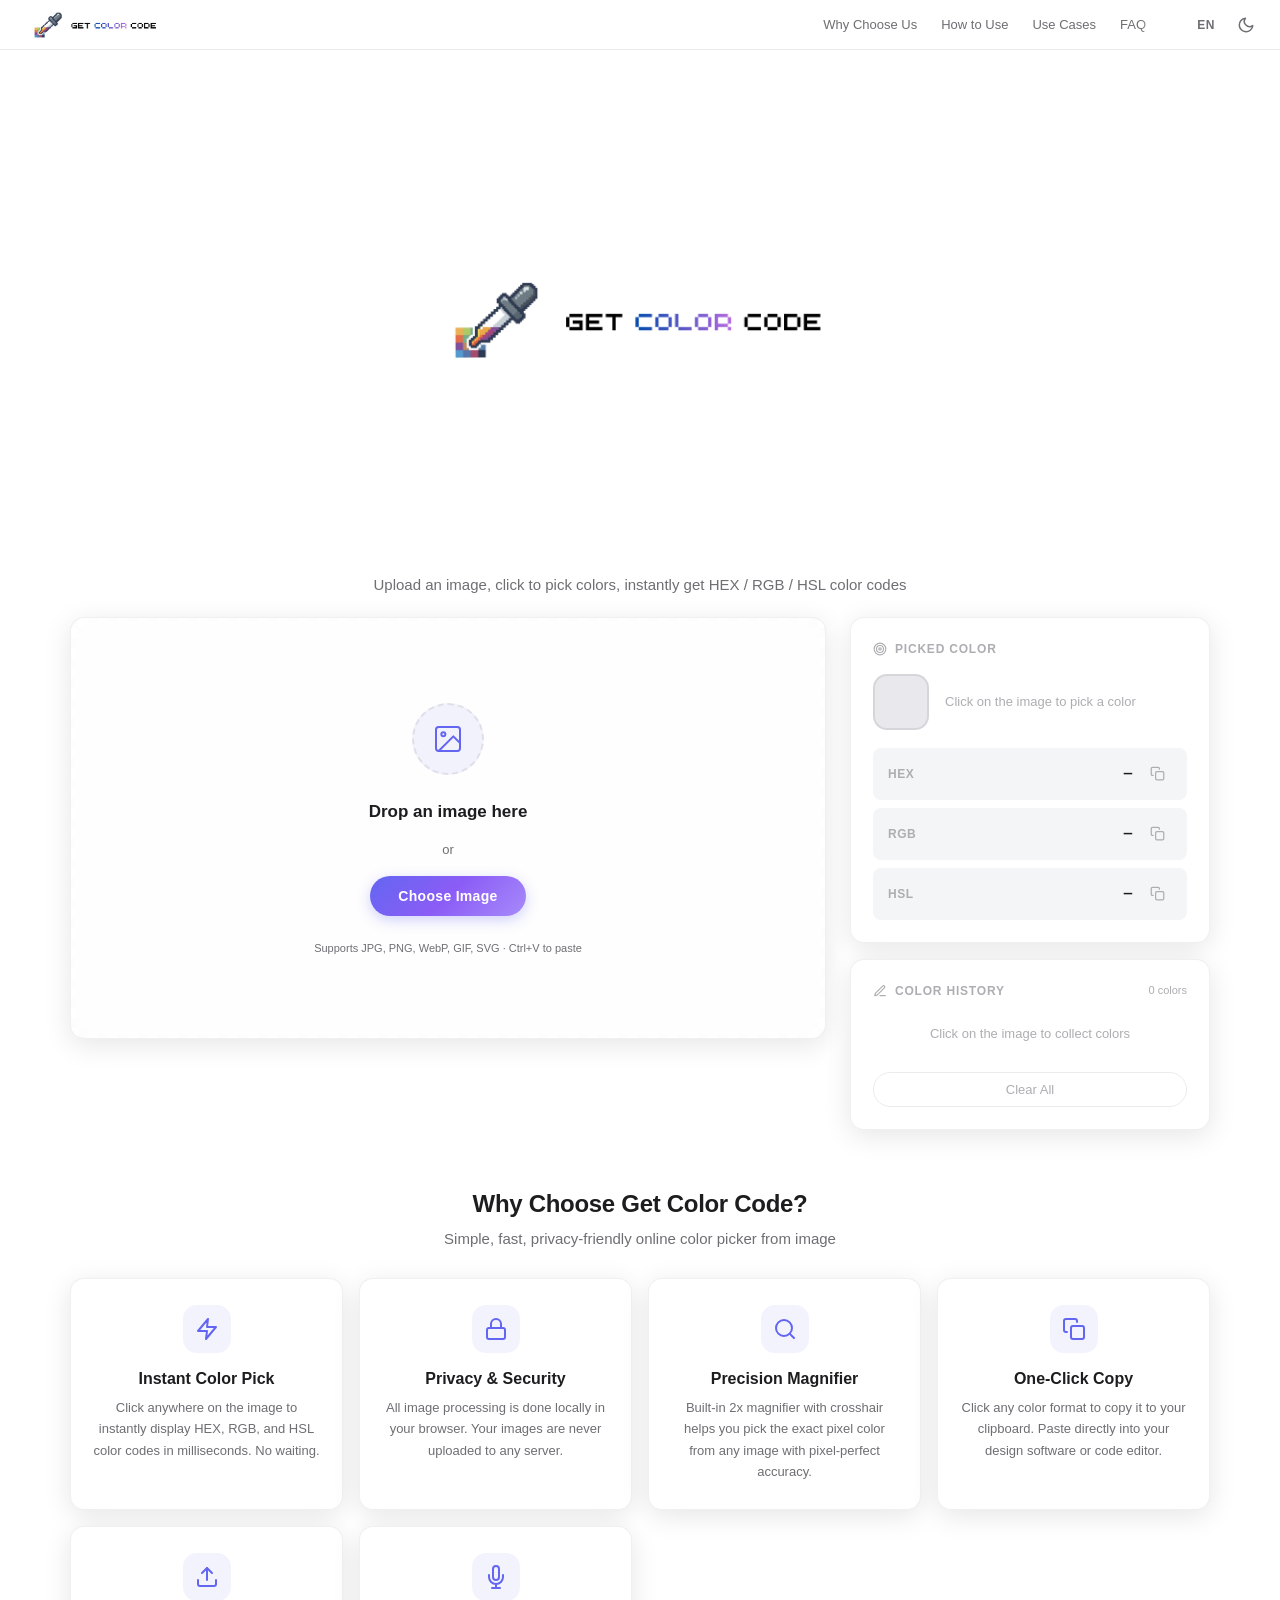
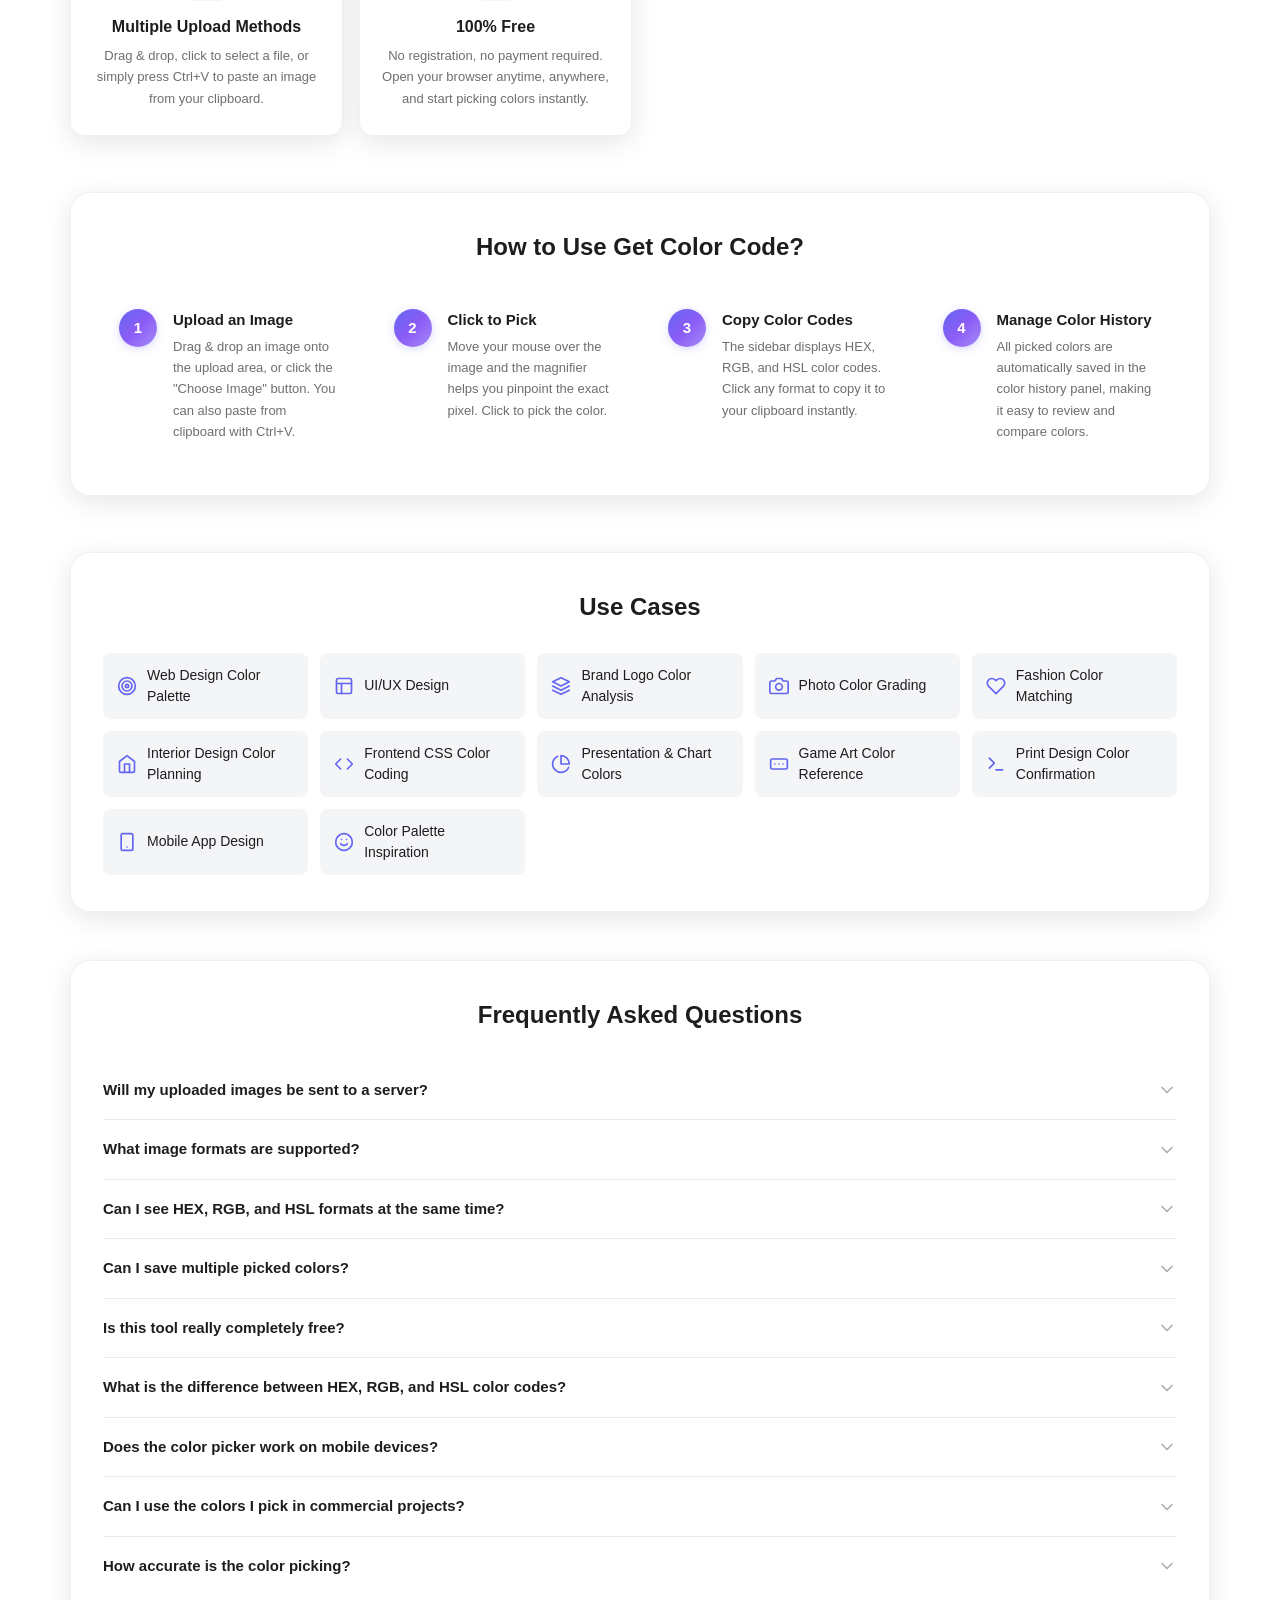
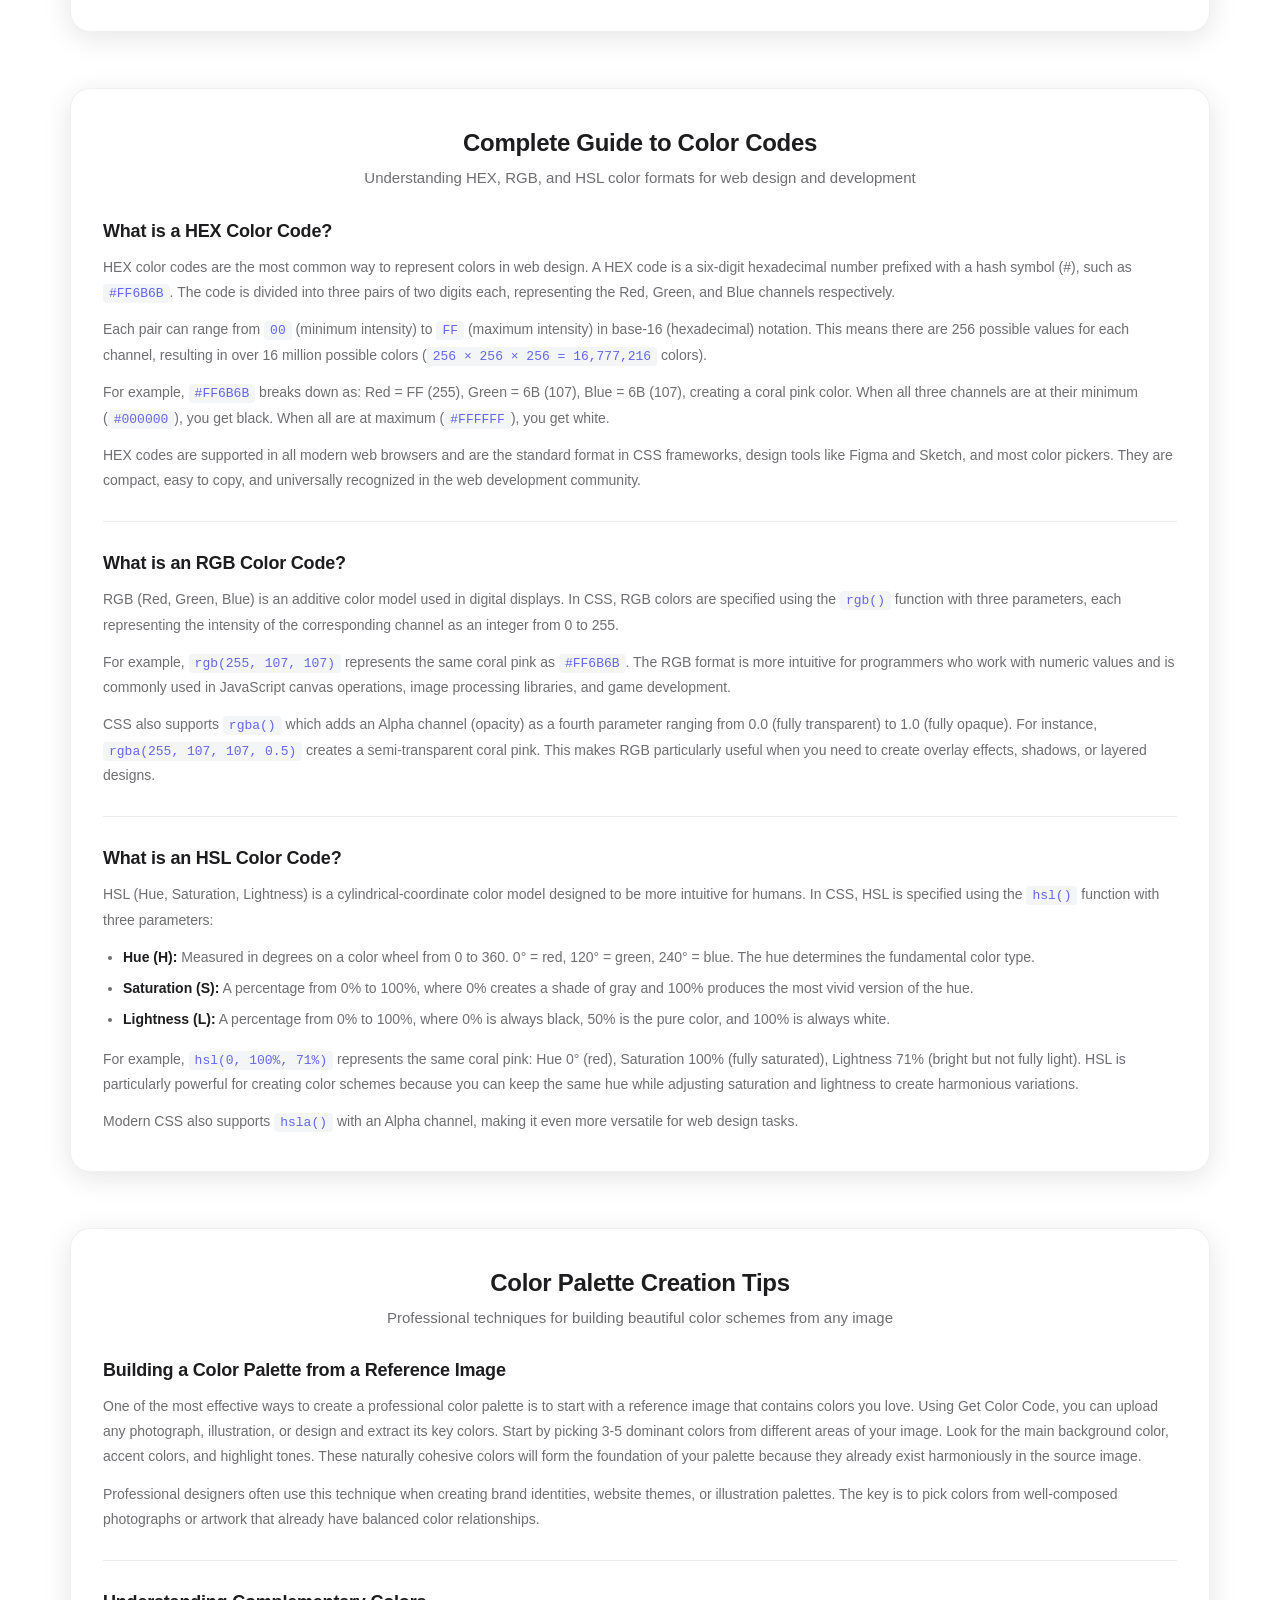
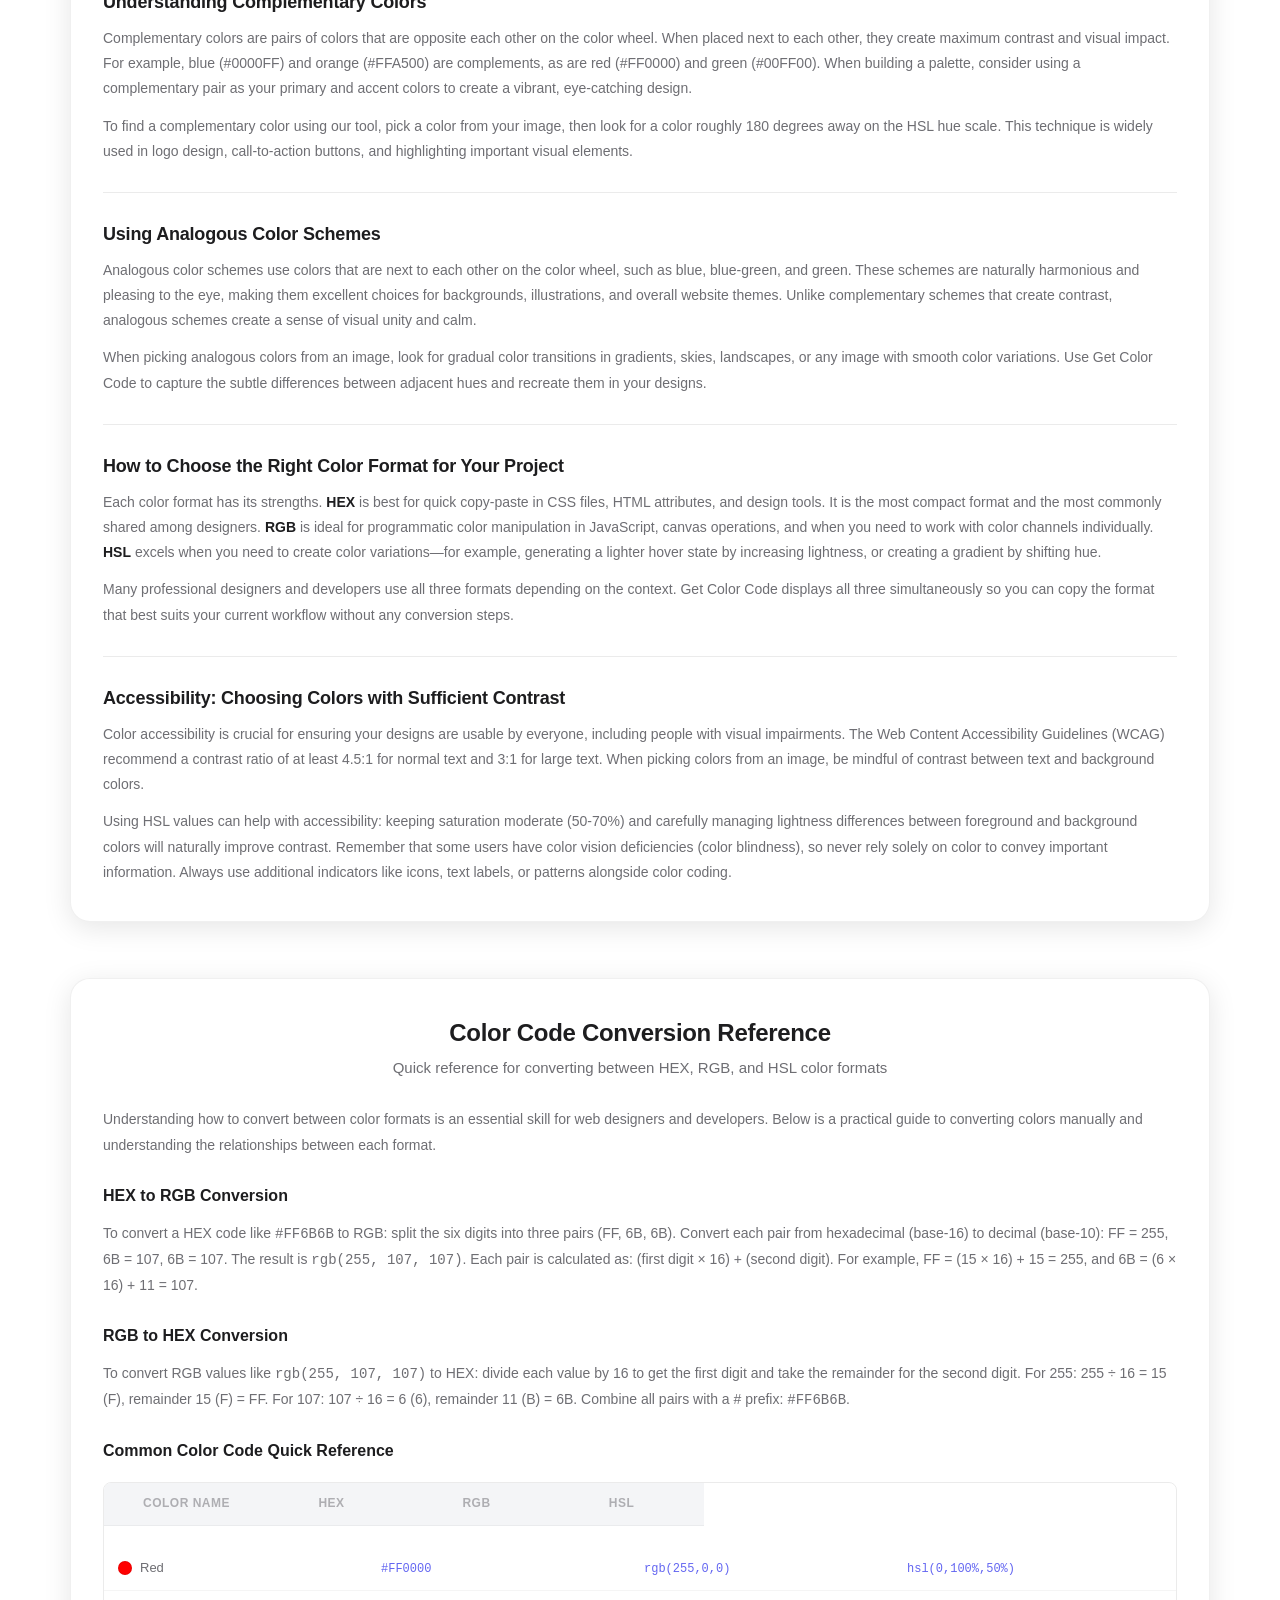
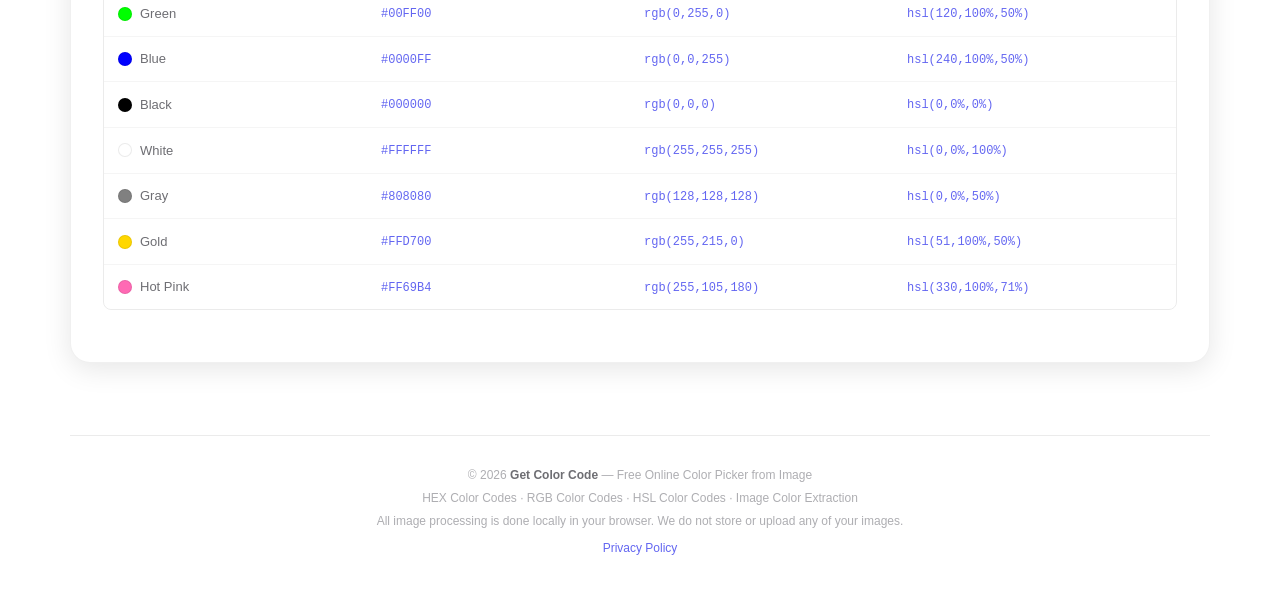
<file: index.html>
<!DOCTYPE html>
<html lang="en">
<head>
  <meta charset="UTF-8">
  <meta name="viewport" content="width=device-width, initial-scale=1.0">

  <!-- ─── SEO Meta ─────────────────────────────── -->
  <title>Get Color Code - Free Online Color Picker from Image | HEX RGB HSL</title>
  <meta name="description" content="Get Color Code is a free online color picker tool. Upload an image, click to pick colors, instantly get HEX, RGB, HSL color codes. Supports drag & drop, clipboard paste, 2x magnifier for precise picking, and color history. 100% browser-side processing, your privacy is protected.">
  <meta name="keywords" content="color picker, color code, HEX color, RGB color, HSL color, image color picker, online color picker, color extractor, free color picker, Get Color Code, web design colors, color palette generator">
  <meta name="author" content="Get Color Code">
  <meta name="robots" content="index, follow, max-snippet:-1, max-image-preview:large">
  <meta name="theme-color" content="#6366f1" media="(prefers-color-scheme: light)">
  <meta name="theme-color" content="#121214" media="(prefers-color-scheme: dark)">
  <link rel="canonical" href="https://get-color-code.com/">
  <link rel="alternate" href="https://get-color-code.com/zh-TW/index.html" hreflang="zh-TW">
  <link rel="alternate" href="https://get-color-code.com/" hreflang="en">
  <link rel="alternate" href="https://get-color-code.com/" hreflang="x-default">
  <link rel="sitemap" type="application/xml" title="Sitemap" href="/sitemap.xml">

  <!-- ─── Open Graph ───────────────────────────── -->
  <meta property="og:title" content="Get Color Code - Free Online Color Picker from Image | HEX RGB HSL">
  <meta property="og:description" content="Free online tool to get color code from image. Upload, click to pick, instantly get HEX, RGB, HSL color codes. Supports drag & drop, clipboard paste, 2x magnifier. 100% browser-side processing.">
  <meta property="og:type" content="website">
  <meta property="og:url" content="https://get-color-code.com/">
  <meta property="og:locale" content="en_US">
  <meta property="og:site_name" content="Get Color Code">
  <meta property="og:image" content="https://get-color-code.com/img/getcolorcode.png">
  <meta property="og:image:width" content="1200">
  <meta property="og:image:height" content="630">
  <meta property="og:image:alt" content="Get Color Code - Free Online Color Picker">

  <!-- ─── Twitter Card ─────────────────────────── -->
  <meta name="twitter:card" content="summary_large_image">
  <meta name="twitter:title" content="Get Color Code - Free Online Color Picker from Image | HEX RGB HSL">
  <meta name="twitter:description" content="Free online color picker from image. Upload, click to pick, instantly get HEX, RGB, HSL color codes. 100% browser-side processing, privacy safe.">
  <meta name="twitter:image" content="https://get-color-code.com/img/getcolorcode.png">
  <meta name="twitter:image:alt" content="Get Color Code - Free Online Color Picker">

  <!-- ─── Structured Data (JSON-LD) ────────────── -->
  <script type="application/ld+json">{"@context":"https://schema.org","@type":"WebApplication","name":"Get Color Code","url":"https://get-color-code.com/","description":"Free online color picker from image. Upload an image, click to pick colors, instantly get HEX, RGB, HSL color codes.","applicationCategory":"MultimediaApplication","operatingSystem":"Any","offers":{"@type":"Offer","price":"0","priceCurrency":"USD"},"author":{"@type":"Organization","name":"Get Color Code"},"browserRequirements":"Requires JavaScript","inLanguage":"en"}</script>
  <script type="application/ld+json">{"@context":"https://schema.org","@type":"WebSite","name":"Get Color Code - get color code from image","url":"https://get-color-code.com/"}</script>
  <script type="application/ld+json">{"@context":"https://schema.org","@type":"FAQPage","mainEntity":[{"@type":"Question","name":"Will my uploaded images be sent to a server?","acceptedAnswer":{"@type":"Answer","text":"No. All image processing in Get Color Code is done locally in your browser. Your images are never uploaded to any server, ensuring complete privacy and security."}},{"@type":"Question","name":"What image formats are supported?","acceptedAnswer":{"@type":"Answer","text":"JPG, PNG, WebP, GIF, and SVG are supported. You can also paste images directly from your clipboard using Ctrl+V or Cmd+V."}},{"@type":"Question","name":"Can I see HEX, RGB, and HSL formats at the same time?","acceptedAnswer":{"@type":"Answer","text":"Yes. After clicking on an image, the sidebar displays HEX (e.g. #FF6B6B), RGB (e.g. rgb(255, 107, 107)), and HSL (e.g. hsl(0, 100%, 71%)) formats simultaneously. Click any format to copy it to your clipboard."}},{"@type":"Question","name":"Can I save multiple picked colors?","acceptedAnswer":{"@type":"Answer","text":"Yes. Each time you click on the image, the color is automatically saved to the color history panel on the right. You can click on any historical color to revisit it, or clear all records with one click."}},{"@type":"Question","name":"Is this tool really completely free?","acceptedAnswer":{"@type":"Answer","text":"Yes, Get Color Code is completely free to use. No registration required, no hidden fees. We aim to provide a simple and useful tool for designers, developers, and anyone who needs to pick colors from images."}}]}</script>
  <script type="application/ld+json">{"@context":"https://schema.org","@type":"BreadcrumbList","itemListElement":[{"@type":"ListItem","position":1,"name":"Home","item":"https://get-color-code.com/"},{"@type":"ListItem","position":2,"name":"Online Color Picker","item":"https://get-color-code.com/#features-title"},{"@type":"ListItem","position":3,"name":"How to Use","item":"https://get-color-code.com/#howto-title"}]}</script>

  <!-- ─── Stylesheet ───────────────────────────── -->
  <link rel="stylesheet" href="style.css">

  <!-- ─── Favicon ────────────────────────────── -->
  <link rel="icon" href="img/getcolorcodehead.png">
  <link rel="apple-touch-icon" href="img/getcolorcodehead.png">

  <!-- ─── Google AdSense ────────────────────────── -->
  <script async src="https://pagead2.googlesyndication.com/pagead/js/adsbygoogle.js?client=ca-pub-2766706232814064" crossorigin="anonymous"></script>
</head>
<body>

  <!-- ============================================
       TOPBAR (fixed)
       ============================================ -->
  <div class="topbar">
    <div class="topbar-left">
      <a href="/" class="topbar-logo" aria-label="Get Color Code Home">
        <img src="img/getcolorcode.png" alt="Get Color Code" class="topbar-logo-img">
      </a>
    </div>
    <div class="topbar-tags">
      <a href="#features-title">Why Choose Us</a>
      <a href="#howto-title">How to Use</a>
      <a href="#usecase-title">Use Cases</a>
      <a href="#faq-title">FAQ</a>
    </div>
    <div class="topbar-right">
      <button class="lang-toggle" onclick="window.location.href='zh-TW/index.html'" aria-label="Switch to Chinese">
        <span class="lang-icon">EN</span>
      </button>
      <button class="theme-toggle" id="themeToggle" type="button" aria-label="Toggle dark mode">
        <svg id="sunIcon" xmlns="http://www.w3.org/2000/svg" viewBox="0 0 24 24" fill="none" stroke="currentColor" stroke-width="2" stroke-linecap="round" stroke-linejoin="round"><circle cx="12" cy="12" r="5"/><line x1="12" y1="1" x2="12" y2="3"/><line x1="12" y1="21" x2="12" y2="23"/><line x1="4.22" y1="4.22" x2="5.64" y2="5.64"/><line x1="18.36" y1="18.36" x2="19.78" y2="19.78"/><line x1="1" y1="12" x2="3" y2="12"/><line x1="21" y1="12" x2="23" y2="12"/><line x1="4.22" y1="19.78" x2="5.64" y2="18.36"/><line x1="18.36" y1="5.64" x2="19.78" y2="4.22"/></svg>
        <svg id="moonIcon" xmlns="http://www.w3.org/2000/svg" viewBox="0 0 24 24" fill="none" stroke="currentColor" stroke-width="2" stroke-linecap="round" stroke-linejoin="round" style="display:none"><path d="M21 12.79A9 9 0 1 1 11.21 3 7 7 0 0 0 21 12.79z"/></svg>
      </button>
    </div>
  </div>

  <!-- ============================================
       HEADER
       ============================================ -->
  <header class="header">
    <div class="logo">
      <h1><img src="img/getcolorcode.png" alt="Get Color Code - Free Online Color Picker" class="header-logo-img"></h1>
    </div>
    <p class="subtitle">Upload an image, click to pick colors, instantly get HEX / RGB / HSL color codes</p>
  </header>

  <!-- ============================================
       MAIN TOOL
       ============================================ -->
  <main class="main-container">
    <!-- Image Section -->
    <section class="image-section" aria-label="Image color picker area">
      <div class="image-card">
        <div class="image-wrapper" id="imageWrapper">
          <!-- Upload Overlay -->
          <div class="upload-overlay" id="uploadOverlay">
            <div class="upload-icon-wrapper" aria-hidden="true">
              <svg xmlns="http://www.w3.org/2000/svg" viewBox="0 0 24 24" fill="none" stroke="currentColor" stroke-width="1.5" stroke-linecap="round" stroke-linejoin="round"><rect x="3" y="3" width="18" height="18" rx="2" ry="2"/><circle cx="8.5" cy="8.5" r="1.5"/><polyline points="21 15 16 10 5 21"/></svg>
            </div>
            <span class="upload-text">Drop an image here</span>
            <span class="upload-hint">or</span>
            <button class="upload-btn" id="uploadBtn" type="button">Choose Image</button>
            <span class="upload-hint" style="font-size: 11px;">Supports JPG, PNG, WebP, GIF, SVG · Ctrl+V to paste</span>
          </div>
          <input type="file" id="fileInput" accept="image/*">

          <!-- Image -->
          <img id="mainImage" style="display: none;" alt="Uploaded image, click to pick a color">

          <!-- Magnifier -->
          <div class="magnifier" id="magnifier" aria-hidden="true">
            <div class="magnifier-content" id="magnifierContent"></div>
            <div class="magnifier-crosshair-h"></div>
            <div class="magnifier-crosshair-v"></div>
            <div class="magnifier-zoom-label" id="magnifierZoomLabel">2.0x</div>
            <div class="magnifier-info" id="magnifierInfo">
              <span class="magnifier-hex" id="magnifierHex">#------</span>
            </div>
          </div>

          <!-- Zoom level -->
          
        </div>
      </div>
    </section>

    <!-- Sidebar -->
    <aside class="sidebar" aria-label="Color info panel">
      <!-- Picked Color -->
      <div class="card" id="colorCard">
        <h2 class="card-title">
          <svg xmlns="http://www.w3.org/2000/svg" viewBox="0 0 24 24" fill="none" stroke="currentColor" stroke-width="2" stroke-linecap="round" stroke-linejoin="round"><circle cx="12" cy="12" r="10"/><circle cx="12" cy="12" r="6"/><circle cx="12" cy="12" r="2"/></svg>
          Picked Color
        </h2>
        <div class="color-preview" id="colorPreview">
          <div class="color-swatch" id="colorSwatch" role="img" aria-label="Picked color preview"></div>
          <span class="placeholder" id="colorPlaceholder">Click on the image to pick a color</span>
        </div>
        <div class="color-codes">
          <div class="code-row" data-copy="hex" title="Click to copy HEX" tabindex="0" role="button" aria-label="Copy HEX color code">
            <span class="code-label">HEX</span>
            <span class="code-value" id="hexValue">—</span>
            <button class="copy-btn" data-copy="hex" aria-label="Copy HEX color code">
              <svg xmlns="http://www.w3.org/2000/svg" viewBox="0 0 24 24" fill="none" stroke="currentColor" stroke-width="2" stroke-linecap="round" stroke-linejoin="round"><rect x="9" y="9" width="13" height="13" rx="2" ry="2"/><path d="M5 15H4a2 2 0 0 1-2-2V4a2 2 0 0 1 2-2h9a2 2 0 0 1 2 2v1"/></svg>
            </button>
          </div>
          <div class="code-row" data-copy="rgb" title="Click to copy RGB" tabindex="0" role="button" aria-label="Copy RGB color code">
            <span class="code-label">RGB</span>
            <span class="code-value" id="rgbValue">—</span>
            <button class="copy-btn" data-copy="rgb" aria-label="Copy RGB color code">
              <svg xmlns="http://www.w3.org/2000/svg" viewBox="0 0 24 24" fill="none" stroke="currentColor" stroke-width="2" stroke-linecap="round" stroke-linejoin="round"><rect x="9" y="9" width="13" height="13" rx="2" ry="2"/><path d="M5 15H4a2 2 0 0 1-2-2V4a2 2 0 0 1 2-2h9a2 2 0 0 1 2 2v1"/></svg>
            </button>
          </div>
          <div class="code-row" data-copy="hsl" title="Click to copy HSL" tabindex="0" role="button" aria-label="Copy HSL color code">
            <span class="code-label">HSL</span>
            <span class="code-value" id="hslValue">—</span>
            <button class="copy-btn" data-copy="hsl" aria-label="Copy HSL color code">
              <svg xmlns="http://www.w3.org/2000/svg" viewBox="0 0 24 24" fill="none" stroke="currentColor" stroke-width="2" stroke-linecap="round" stroke-linejoin="round"><rect x="9" y="9" width="13" height="13" rx="2" ry="2"/><path d="M5 15H4a2 2 0 0 1-2-2V4a2 2 0 0 1 2-2h9a2 2 0 0 1 2 2v1"/></svg>
            </button>
          </div>
        </div>
      </div>

      <!-- Color Palette / History -->
      <div class="card">
        <div class="palette-header">
          <h2 class="card-title" style="margin-bottom:0">
            <svg xmlns="http://www.w3.org/2000/svg" viewBox="0 0 24 24" fill="none" stroke="currentColor" stroke-width="2" stroke-linecap="round" stroke-linejoin="round"><path d="M12 20h9"/><path d="M16.5 3.5a2.121 2.121 0 0 1 3 3L7 19l-4 1 1-4L16.5 3.5z"/></svg>
            Color History
          </h2>
          <span class="palette-count" id="paletteCount">0 colors</span>
        </div>
        <div class="palette-grid" id="paletteGrid">
          <span class="palette-empty">Click on the image to collect colors</span>
        </div>
        <button class="clear-btn" id="clearPalette" type="button">Clear All</button>
      </div>
    </aside>
  </main>

  <!-- ============================================
       CONTENT SECTIONS (SEO)
       ============================================ -->
  <div class="content-wrapper">

    <!-- Features -->
    <section aria-labelledby="features-title" itemscope itemtype="https://schema.org/CreativeWork">
      <div class="section-header">
        <h2 class="section-title" id="features-title">Why Choose Get Color Code?</h2>
        <p class="section-desc">Simple, fast, privacy-friendly online color picker from image</p>
      </div>
      <div class="features-grid">
        <article class="feature-card">
          <div class="feature-icon" aria-hidden="true">
            <svg xmlns="http://www.w3.org/2000/svg" viewBox="0 0 24 24" fill="none" stroke="currentColor" stroke-width="2" stroke-linecap="round" stroke-linejoin="round"><polygon points="13 2 3 14 12 14 11 22 21 10 12 10 13 2"/></svg>
          </div>
          <h3>Instant Color Pick</h3>
          <p>Click anywhere on the image to instantly display HEX, RGB, and HSL color codes in milliseconds. No waiting.</p>
        </article>
        <article class="feature-card">
          <div class="feature-icon" aria-hidden="true">
            <svg xmlns="http://www.w3.org/2000/svg" viewBox="0 0 24 24" fill="none" stroke="currentColor" stroke-width="2" stroke-linecap="round" stroke-linejoin="round"><rect x="3" y="11" width="18" height="11" rx="2" ry="2"/><path d="M7 11V7a5 5 0 0 1 10 0v4"/></svg>
          </div>
          <h3>Privacy & Security</h3>
          <p>All image processing is done locally in your browser. Your images are never uploaded to any server.</p>
        </article>
        <article class="feature-card">
          <div class="feature-icon" aria-hidden="true">
            <svg xmlns="http://www.w3.org/2000/svg" viewBox="0 0 24 24" fill="none" stroke="currentColor" stroke-width="2" stroke-linecap="round" stroke-linejoin="round"><circle cx="11" cy="11" r="8"/><line x1="21" y1="21" x2="16.65" y2="16.65"/></svg>
          </div>
          <h3>Precision Magnifier</h3>
          <p>Built-in 2x magnifier with crosshair helps you pick the exact pixel color from any image with pixel-perfect accuracy.</p>
        </article>
        <article class="feature-card">
          <div class="feature-icon" aria-hidden="true">
            <svg xmlns="http://www.w3.org/2000/svg" viewBox="0 0 24 24" fill="none" stroke="currentColor" stroke-width="2" stroke-linecap="round" stroke-linejoin="round"><rect x="9" y="9" width="13" height="13" rx="2" ry="2"/><path d="M5 15H4a2 2 0 0 1-2-2V4a2 2 0 0 1 2-2h9a2 2 0 0 1 2 2v1"/></svg>
          </div>
          <h3>One-Click Copy</h3>
          <p>Click any color format to copy it to your clipboard. Paste directly into your design software or code editor.</p>
        </article>
        <article class="feature-card">
          <div class="feature-icon" aria-hidden="true">
            <svg xmlns="http://www.w3.org/2000/svg" viewBox="0 0 24 24" fill="none" stroke="currentColor" stroke-width="2" stroke-linecap="round" stroke-linejoin="round"><path d="M21 15v4a2 2 0 0 1-2 2H5a2 2 0 0 1-2-2v-4"/><polyline points="17 8 12 3 7 8"/><line x1="12" y1="3" x2="12" y2="15"/></svg>
          </div>
          <h3>Multiple Upload Methods</h3>
          <p>Drag & drop, click to select a file, or simply press Ctrl+V to paste an image from your clipboard.</p>
        </article>
        <article class="feature-card">
          <div class="feature-icon" aria-hidden="true">
            <svg xmlns="http://www.w3.org/2000/svg" viewBox="0 0 24 24" fill="none" stroke="currentColor" stroke-width="2" stroke-linecap="round" stroke-linejoin="round"><path d="M12 1a3 3 0 0 0-3 3v8a3 3 0 0 0 6 0V4a3 3 0 0 0-3-3z"/><path d="M19 10v2a7 7 0 0 1-14 0v-2"/><line x1="12" y1="19" x2="12" y2="23"/><line x1="8" y1="23" x2="16" y2="23"/></svg>
          </div>
          <h3>100% Free</h3>
          <p>No registration, no payment required. Open your browser anytime, anywhere, and start picking colors instantly.</p>
        </article>
      </div>
    </section>

    <!-- How to Use -->
    <section class="howto-card" aria-labelledby="howto-title">
      <div class="section-header">
        <h2 id="howto-title">How to Use Get Color Code?</h2>
      </div>
      <div class="steps">
        <div class="step">
          <span class="step-number" aria-hidden="true">1</span>
          <div class="step-content">
            <h4>Upload an Image</h4>
            <p>Drag & drop an image onto the upload area, or click the "Choose Image" button. You can also paste from clipboard with Ctrl+V.</p>
          </div>
        </div>
        <div class="step">
          <span class="step-number" aria-hidden="true">2</span>
          <div class="step-content">
            <h4>Click to Pick</h4>
            <p>Move your mouse over the image and the magnifier helps you pinpoint the exact pixel. Click to pick the color.</p>
          </div>
        </div>
        <div class="step">
          <span class="step-number" aria-hidden="true">3</span>
          <div class="step-content">
            <h4>Copy Color Codes</h4>
            <p>The sidebar displays HEX, RGB, and HSL color codes. Click any format to copy it to your clipboard instantly.</p>
          </div>
        </div>
        <div class="step">
          <span class="step-number" aria-hidden="true">4</span>
          <div class="step-content">
            <h4>Manage Color History</h4>
            <p>All picked colors are automatically saved in the color history panel, making it easy to review and compare colors.</p>
          </div>
        </div>
      </div>
    </section>

    <!-- Use Cases -->
    <section class="usecase-card" aria-labelledby="usecase-title">
      <div class="section-header">
        <h2 id="usecase-title">Use Cases</h2>
      </div>
      <div class="usecase-grid">
        <div class="usecase-item"><svg xmlns="http://www.w3.org/2000/svg" viewBox="0 0 24 24" fill="none" stroke="currentColor" stroke-width="2" stroke-linecap="round" stroke-linejoin="round"><circle cx="12" cy="12" r="10"/><circle cx="12" cy="12" r="6"/><circle cx="12" cy="12" r="2"/></svg> Web Design Color Palette</div>
        <div class="usecase-item"><svg xmlns="http://www.w3.org/2000/svg" viewBox="0 0 24 24" fill="none" stroke="currentColor" stroke-width="2" stroke-linecap="round" stroke-linejoin="round"><rect x="3" y="3" width="18" height="18" rx="2" ry="2"/><line x1="3" y1="9" x2="21" y2="9"/><line x1="9" y1="21" x2="9" y2="9"/></svg> UI/UX Design</div>
        <div class="usecase-item"><svg xmlns="http://www.w3.org/2000/svg" viewBox="0 0 24 24" fill="none" stroke="currentColor" stroke-width="2" stroke-linecap="round" stroke-linejoin="round"><path d="M12 2L2 7l10 5 10-5-10-5z"/><path d="M2 17l10 5 10-5"/><path d="M2 12l10 5 10-5"/></svg> Brand Logo Color Analysis</div>
        <div class="usecase-item"><svg xmlns="http://www.w3.org/2000/svg" viewBox="0 0 24 24" fill="none" stroke="currentColor" stroke-width="2" stroke-linecap="round" stroke-linejoin="round"><path d="M23 19a2 2 0 0 1-2 2H3a2 2 0 0 1-2-2V8a2 2 0 0 1 2-2h4l2-3h6l2 3h4a2 2 0 0 1 2 2z"/><circle cx="12" cy="13" r="4"/></svg> Photo Color Grading</div>
        <div class="usecase-item"><svg xmlns="http://www.w3.org/2000/svg" viewBox="0 0 24 24" fill="none" stroke="currentColor" stroke-width="2" stroke-linecap="round" stroke-linejoin="round"><path d="M20.84 4.61a5.5 5.5 0 0 0-7.78 0L12 5.67l-1.06-1.06a5.5 5.5 0 0 0-7.78 7.78l1.06 1.06L12 21.23l7.78-7.78 1.06-1.06a5.5 5.5 0 0 0 0-7.78z"/></svg> Fashion Color Matching</div>
        <div class="usecase-item"><svg xmlns="http://www.w3.org/2000/svg" viewBox="0 0 24 24" fill="none" stroke="currentColor" stroke-width="2" stroke-linecap="round" stroke-linejoin="round"><path d="M3 9l9-7 9 7v11a2 2 0 0 1-2 2H5a2 2 0 0 1-2-2z"/><polyline points="9 22 9 12 15 12 15 22"/></svg> Interior Design Color Planning</div>
        <div class="usecase-item"><svg xmlns="http://www.w3.org/2000/svg" viewBox="0 0 24 24" fill="none" stroke="currentColor" stroke-width="2" stroke-linecap="round" stroke-linejoin="round"><polyline points="16 18 22 12 16 6"/><polyline points="8 6 2 12 8 18"/></svg> Frontend CSS Color Coding</div>
        <div class="usecase-item"><svg xmlns="http://www.w3.org/2000/svg" viewBox="0 0 24 24" fill="none" stroke="currentColor" stroke-width="2" stroke-linecap="round" stroke-linejoin="round"><path d="M21.21 15.89A10 10 0 1 1 8 2.83"/><path d="M22 12A10 10 0 0 0 12 2v10z"/></svg> Presentation & Chart Colors</div>
        <div class="usecase-item"><svg xmlns="http://www.w3.org/2000/svg" viewBox="0 0 24 24" fill="none" stroke="currentColor" stroke-width="2" stroke-linecap="round" stroke-linejoin="round"><rect x="2" y="6" width="20" height="12" rx="2"/><path d="M12 12h.01"/><path d="M17 12h.01"/><path d="M7 12h.01"/></svg> Game Art Color Reference</div>
        <div class="usecase-item"><svg xmlns="http://www.w3.org/2000/svg" viewBox="0 0 24 24" fill="none" stroke="currentColor" stroke-width="2" stroke-linecap="round" stroke-linejoin="round"><polyline points="4 17 10 11 4 5"/><line x1="12" y1="19" x2="20" y2="19"/></svg> Print Design Color Confirmation</div>
        <div class="usecase-item"><svg xmlns="http://www.w3.org/2000/svg" viewBox="0 0 24 24" fill="none" stroke="currentColor" stroke-width="2" stroke-linecap="round" stroke-linejoin="round"><rect x="5" y="2" width="14" height="20" rx="2" ry="2"/><line x1="12" y1="18" x2="12.01" y2="18"/></svg> Mobile App Design</div>
        <div class="usecase-item"><svg xmlns="http://www.w3.org/2000/svg" viewBox="0 0 24 24" fill="none" stroke="currentColor" stroke-width="2" stroke-linecap="round" stroke-linejoin="round"><circle cx="12" cy="12" r="10"/><path d="M8 14s1.5 2 4 2 4-2 4-2"/><line x1="9" y1="9" x2="9.01" y2="9"/><line x1="15" y1="9" x2="15.01" y2="9"/></svg> Color Palette Inspiration</div>
      </div>
    </section>

    <!-- FAQ -->
    <section class="faq-card" aria-labelledby="faq-title">
      <div class="section-header">
        <h2 id="faq-title">Frequently Asked Questions</h2>
      </div>
      <div class="faq-item">
        <div class="faq-question" tabindex="0" role="button" aria-expanded="false">
          <span>Will my uploaded images be sent to a server?</span>
          <span class="faq-arrow" aria-hidden="true">
            <svg xmlns="http://www.w3.org/2000/svg" viewBox="0 0 24 24" fill="none" stroke="currentColor" stroke-width="2" stroke-linecap="round" stroke-linejoin="round"><polyline points="6 9 12 15 18 9"/></svg>
          </span>
        </div>
        <div class="faq-answer">No. All image processing in Get Color Code is done locally in your browser. Your images are never uploaded to any server. We take your privacy seriously, which is why we chose to process everything on the client side.</div>
      </div>
      <div class="faq-item">
        <div class="faq-question" tabindex="0" role="button" aria-expanded="false">
          <span>What image formats are supported?</span>
          <span class="faq-arrow" aria-hidden="true">
            <svg xmlns="http://www.w3.org/2000/svg" viewBox="0 0 24 24" fill="none" stroke="currentColor" stroke-width="2" stroke-linecap="round" stroke-linejoin="round"><polyline points="6 9 12 15 18 9"/></svg>
          </span>
        </div>
        <div class="faq-answer">JPG, PNG, WebP, GIF, and SVG are supported. You can also paste images directly from your clipboard using Ctrl+V or Cmd+V.</div>
      </div>
      <div class="faq-item">
        <div class="faq-question" tabindex="0" role="button" aria-expanded="false">
          <span>Can I see HEX, RGB, and HSL formats at the same time?</span>
          <span class="faq-arrow" aria-hidden="true">
            <svg xmlns="http://www.w3.org/2000/svg" viewBox="0 0 24 24" fill="none" stroke="currentColor" stroke-width="2" stroke-linecap="round" stroke-linejoin="round"><polyline points="6 9 12 15 18 9"/></svg>
          </span>
        </div>
        <div class="faq-answer">Yes. After clicking on an image, the sidebar displays HEX (e.g. #FF6B6B), RGB (e.g. rgb(255, 107, 107)), and HSL (e.g. hsl(0, 100%, 71%)) formats simultaneously. Click any format to copy it to your clipboard with one click.</div>
      </div>
      <div class="faq-item">
        <div class="faq-question" tabindex="0" role="button" aria-expanded="false">
          <span>Can I save multiple picked colors?</span>
          <span class="faq-arrow" aria-hidden="true">
            <svg xmlns="http://www.w3.org/2000/svg" viewBox="0 0 24 24" fill="none" stroke="currentColor" stroke-width="2" stroke-linecap="round" stroke-linejoin="round"><polyline points="6 9 12 15 18 9"/></svg>
          </span>
        </div>
        <div class="faq-answer">Yes. Each time you click on the image, the color is automatically saved to the color history panel on the right. You can click on any historical color to review it, or clear all records with one click.</div>
      </div>
      <div class="faq-item">
        <div class="faq-question" tabindex="0" role="button" aria-expanded="false">
          <span>Is this tool really completely free?</span>
          <span class="faq-arrow" aria-hidden="true">
            <svg xmlns="http://www.w3.org/2000/svg" viewBox="0 0 24 24" fill="none" stroke="currentColor" stroke-width="2" stroke-linecap="round" stroke-linejoin="round"><polyline points="6 9 12 15 18 9"/></svg>
          </span>
        </div>
        <div class="faq-answer">Yes, Get Color Code is completely free to use. No registration required, no hidden fees. We want to provide a simple, useful tool for designers, developers, and anyone who needs to pick colors from images.</div>
      </div>
      <div class="faq-item">
        <div class="faq-question" tabindex="0" role="button" aria-expanded="false">
          <span>What is the difference between HEX, RGB, and HSL color codes?</span>
          <span class="faq-arrow" aria-hidden="true">
            <svg xmlns="http://www.w3.org/2000/svg" viewBox="0 0 24 24" fill="none" stroke="currentColor" stroke-width="2" stroke-linecap="round" stroke-linejoin="round"><polyline points="6 9 12 15 18 9"/></svg>
          </span>
        </div>
        <div class="faq-answer">HEX (hexadecimal) is a 6-digit code representing RGB values in base-16 format, widely used in web design (e.g. #FF6B6B). RGB (Red, Green, Blue) defines colors using integer values from 0 to 255 for each channel, commonly used in CSS and graphic design software. HSL (Hue, Saturation, Lightness) is a more intuitive format where Hue determines the color angle (0-360 degrees), Saturation controls intensity (0-100%), and Lightness controls brightness (0-100%). HSL is particularly useful when you want to create color variations by adjusting lightness or saturation while keeping the same hue.</div>
      </div>
      <div class="faq-item">
        <div class="faq-question" tabindex="0" role="button" aria-expanded="false">
          <span>Does the color picker work on mobile devices?</span>
          <span class="faq-arrow" aria-hidden="true">
            <svg xmlns="http://www.w3.org/2000/svg" viewBox="0 0 24 24" fill="none" stroke="currentColor" stroke-width="2" stroke-linecap="round" stroke-linejoin="round"><polyline points="6 9 12 15 18 9"/></svg>
          </span>
        </div>
        <div class="faq-answer">Yes, Get Color Code is fully responsive and works on mobile phones and tablets. On touch devices, simply tap on the image to pick a color. While the magnifier feature is optimized for mouse cursor interaction (desktop), the core color picking functionality works seamlessly on all devices. You can upload images from your mobile gallery and pick colors with a single tap.</div>
      </div>
      <div class="faq-item">
        <div class="faq-question" tabindex="0" role="button" aria-expanded="false">
          <span>Can I use the colors I pick in commercial projects?</span>
          <span class="faq-arrow" aria-hidden="true">
            <svg xmlns="http://www.w3.org/2000/svg" viewBox="0 0 24 24" fill="none" stroke="currentColor" stroke-width="2" stroke-linecap="round" stroke-linejoin="round"><polyline points="6 9 12 15 18 9"/></svg>
          </span>
        </div>
        <div class="faq-answer">Absolutely. The color codes you pick using Get Color Code are simply numerical representations of colors that you can freely use in any commercial or personal project without any restrictions. Whether you are designing a website, creating a brand identity, developing a mobile app, or working on print materials, you are welcome to use the color values you discover through our tool.</div>
      </div>
      <div class="faq-item">
        <div class="faq-question" tabindex="0" role="button" aria-expanded="false">
          <span>How accurate is the color picking?</span>
          <span class="faq-arrow" aria-hidden="true">
            <svg xmlns="http://www.w3.org/2000/svg" viewBox="0 0 24 24" fill="none" stroke="currentColor" stroke-width="2" stroke-linecap="round" stroke-linejoin="round"><polyline points="6 9 12 15 18 9"/></svg>
          </span>
        </div>
        <div class="faq-answer">Get Color Code reads the exact pixel color from your uploaded image with pixel-level precision. The 2x magnifier with crosshair helps you target the exact pixel you want. However, please note that the accuracy of the displayed color also depends on your monitor's calibration and color profile. The tool reads the raw RGB values from the image file itself, which are the most accurate digital representation of the color.</div>
      </div>
    </section>

    <!-- ============================================
         COLOR CODES GUIDE (SEO Content)
         ============================================ -->
    <section class="guide-card" aria-labelledby="guide-title">
      <div class="section-header">
        <h2 class="section-title" id="guide-title">Complete Guide to Color Codes</h2>
        <p class="section-desc">Understanding HEX, RGB, and HSL color formats for web design and development</p>
      </div>

      <article class="guide-article">
        <h3>What is a HEX Color Code?</h3>
        <p>HEX color codes are the most common way to represent colors in web design. A HEX code is a six-digit hexadecimal number prefixed with a hash symbol (#), such as <code>#FF6B6B</code>. The code is divided into three pairs of two digits each, representing the Red, Green, and Blue channels respectively.</p>
        <p>Each pair can range from <code>00</code> (minimum intensity) to <code>FF</code> (maximum intensity) in base-16 (hexadecimal) notation. This means there are 256 possible values for each channel, resulting in over 16 million possible colors (<code>256 × 256 × 256 = 16,777,216</code> colors).</p>
        <p>For example, <code>#FF6B6B</code> breaks down as: Red = FF (255), Green = 6B (107), Blue = 6B (107), creating a coral pink color. When all three channels are at their minimum (<code>#000000</code>), you get black. When all are at maximum (<code>#FFFFFF</code>), you get white.</p>
        <p>HEX codes are supported in all modern web browsers and are the standard format in CSS frameworks, design tools like Figma and Sketch, and most color pickers. They are compact, easy to copy, and universally recognized in the web development community.</p>
      </article>

      <article class="guide-article">
        <h3>What is an RGB Color Code?</h3>
        <p>RGB (Red, Green, Blue) is an additive color model used in digital displays. In CSS, RGB colors are specified using the <code>rgb()</code> function with three parameters, each representing the intensity of the corresponding channel as an integer from 0 to 255.</p>
        <p>For example, <code>rgb(255, 107, 107)</code> represents the same coral pink as <code>#FF6B6B</code>. The RGB format is more intuitive for programmers who work with numeric values and is commonly used in JavaScript canvas operations, image processing libraries, and game development.</p>
        <p>CSS also supports <code>rgba()</code> which adds an Alpha channel (opacity) as a fourth parameter ranging from 0.0 (fully transparent) to 1.0 (fully opaque). For instance, <code>rgba(255, 107, 107, 0.5)</code> creates a semi-transparent coral pink. This makes RGB particularly useful when you need to create overlay effects, shadows, or layered designs.</p>
      </article>

      <article class="guide-article">
        <h3>What is an HSL Color Code?</h3>
        <p>HSL (Hue, Saturation, Lightness) is a cylindrical-coordinate color model designed to be more intuitive for humans. In CSS, HSL is specified using the <code>hsl()</code> function with three parameters:</p>
        <ul>
          <li><strong>Hue (H):</strong> Measured in degrees on a color wheel from 0 to 360. 0° = red, 120° = green, 240° = blue. The hue determines the fundamental color type.</li>
          <li><strong>Saturation (S):</strong> A percentage from 0% to 100%, where 0% creates a shade of gray and 100% produces the most vivid version of the hue.</li>
          <li><strong>Lightness (L):</strong> A percentage from 0% to 100%, where 0% is always black, 50% is the pure color, and 100% is always white.</li>
        </ul>
        <p>For example, <code>hsl(0, 100%, 71%)</code> represents the same coral pink: Hue 0° (red), Saturation 100% (fully saturated), Lightness 71% (bright but not fully light). HSL is particularly powerful for creating color schemes because you can keep the same hue while adjusting saturation and lightness to create harmonious variations.</p>
        <p>Modern CSS also supports <code>hsla()</code> with an Alpha channel, making it even more versatile for web design tasks.</p>
      </article>
    </section>

    <!-- ============================================
         COLOR THEORY & TIPS (SEO Content)
         ============================================ -->
    <section class="tips-card" aria-labelledby="tips-title">
      <div class="section-header">
        <h2 class="section-title" id="tips-title">Color Palette Creation Tips</h2>
        <p class="section-desc">Professional techniques for building beautiful color schemes from any image</p>
      </div>

      <article class="guide-article">
        <h3>Building a Color Palette from a Reference Image</h3>
        <p>One of the most effective ways to create a professional color palette is to start with a reference image that contains colors you love. Using Get Color Code, you can upload any photograph, illustration, or design and extract its key colors. Start by picking 3-5 dominant colors from different areas of your image. Look for the main background color, accent colors, and highlight tones. These naturally cohesive colors will form the foundation of your palette because they already exist harmoniously in the source image.</p>
        <p>Professional designers often use this technique when creating brand identities, website themes, or illustration palettes. The key is to pick colors from well-composed photographs or artwork that already have balanced color relationships.</p>
      </article>

      <article class="guide-article">
        <h3>Understanding Complementary Colors</h3>
        <p>Complementary colors are pairs of colors that are opposite each other on the color wheel. When placed next to each other, they create maximum contrast and visual impact. For example, blue (#0000FF) and orange (#FFA500) are complements, as are red (#FF0000) and green (#00FF00). When building a palette, consider using a complementary pair as your primary and accent colors to create a vibrant, eye-catching design.</p>
        <p>To find a complementary color using our tool, pick a color from your image, then look for a color roughly 180 degrees away on the HSL hue scale. This technique is widely used in logo design, call-to-action buttons, and highlighting important visual elements.</p>
      </article>

      <article class="guide-article">
        <h3>Using Analogous Color Schemes</h3>
        <p>Analogous color schemes use colors that are next to each other on the color wheel, such as blue, blue-green, and green. These schemes are naturally harmonious and pleasing to the eye, making them excellent choices for backgrounds, illustrations, and overall website themes. Unlike complementary schemes that create contrast, analogous schemes create a sense of visual unity and calm.</p>
        <p>When picking analogous colors from an image, look for gradual color transitions in gradients, skies, landscapes, or any image with smooth color variations. Use Get Color Code to capture the subtle differences between adjacent hues and recreate them in your designs.</p>
      </article>

      <article class="guide-article">
        <h3>How to Choose the Right Color Format for Your Project</h3>
        <p>Each color format has its strengths. <strong>HEX</strong> is best for quick copy-paste in CSS files, HTML attributes, and design tools. It is the most compact format and the most commonly shared among designers. <strong>RGB</strong> is ideal for programmatic color manipulation in JavaScript, canvas operations, and when you need to work with color channels individually. <strong>HSL</strong> excels when you need to create color variations&mdash;for example, generating a lighter hover state by increasing lightness, or creating a gradient by shifting hue.</p>
        <p>Many professional designers and developers use all three formats depending on the context. Get Color Code displays all three simultaneously so you can copy the format that best suits your current workflow without any conversion steps.</p>
      </article>

      <article class="guide-article">
        <h3>Accessibility: Choosing Colors with Sufficient Contrast</h3>
        <p>Color accessibility is crucial for ensuring your designs are usable by everyone, including people with visual impairments. The Web Content Accessibility Guidelines (WCAG) recommend a contrast ratio of at least 4.5:1 for normal text and 3:1 for large text. When picking colors from an image, be mindful of contrast between text and background colors.</p>
        <p>Using HSL values can help with accessibility: keeping saturation moderate (50-70%) and carefully managing lightness differences between foreground and background colors will naturally improve contrast. Remember that some users have color vision deficiencies (color blindness), so never rely solely on color to convey important information. Always use additional indicators like icons, text labels, or patterns alongside color coding.</p>
      </article>
    </section>

    <!-- ============================================
         COLOR CODE CONVERSION REFERENCE (SEO Content)
         ============================================ -->
    <section class="reference-card" aria-labelledby="reference-title">
      <div class="section-header">
        <h2 class="section-title" id="reference-title">Color Code Conversion Reference</h2>
        <p class="section-desc">Quick reference for converting between HEX, RGB, and HSL color formats</p>
      </div>
      <div class="reference-content">
        <p>Understanding how to convert between color formats is an essential skill for web designers and developers. Below is a practical guide to converting colors manually and understanding the relationships between each format.</p>

        <h3>HEX to RGB Conversion</h3>
        <p>To convert a HEX code like <code>#FF6B6B</code> to RGB: split the six digits into three pairs (FF, 6B, 6B). Convert each pair from hexadecimal (base-16) to decimal (base-10): FF = 255, 6B = 107, 6B = 107. The result is <code>rgb(255, 107, 107)</code>. Each pair is calculated as: (first digit × 16) + (second digit). For example, FF = (15 × 16) + 15 = 255, and 6B = (6 × 16) + 11 = 107.</p>

        <h3>RGB to HEX Conversion</h3>
        <p>To convert RGB values like <code>rgb(255, 107, 107)</code> to HEX: divide each value by 16 to get the first digit and take the remainder for the second digit. For 255: 255 ÷ 16 = 15 (F), remainder 15 (F) = FF. For 107: 107 ÷ 16 = 6 (6), remainder 11 (B) = 6B. Combine all pairs with a # prefix: <code>#FF6B6B</code>.</p>

        <h3>Common Color Code Quick Reference</h3>
        <div class="color-table">
          <div class="color-table-row header">
            <span>Color Name</span>
            <span>HEX</span>
            <span>RGB</span>
            <span>HSL</span>
          </div>
          <div class="color-table-row">
            <span class="color-name-ind"><span class="color-dot" style="background:#FF0000"></span>Red</span>
            <span><code>#FF0000</code></span>
            <span><code>rgb(255,0,0)</code></span>
            <span><code>hsl(0,100%,50%)</code></span>
          </div>
          <div class="color-table-row">
            <span class="color-name-ind"><span class="color-dot" style="background:#00FF00"></span>Green</span>
            <span><code>#00FF00</code></span>
            <span><code>rgb(0,255,0)</code></span>
            <span><code>hsl(120,100%,50%)</code></span>
          </div>
          <div class="color-table-row">
            <span class="color-name-ind"><span class="color-dot" style="background:#0000FF"></span>Blue</span>
            <span><code>#0000FF</code></span>
            <span><code>rgb(0,0,255)</code></span>
            <span><code>hsl(240,100%,50%)</code></span>
          </div>
          <div class="color-table-row">
            <span class="color-name-ind"><span class="color-dot" style="background:#000000"></span>Black</span>
            <span><code>#000000</code></span>
            <span><code>rgb(0,0,0)</code></span>
            <span><code>hsl(0,0%,0%)</code></span>
          </div>
          <div class="color-table-row">
            <span class="color-name-ind"><span class="color-dot" style="background:#FFFFFF"></span>White</span>
            <span><code>#FFFFFF</code></span>
            <span><code>rgb(255,255,255)</code></span>
            <span><code>hsl(0,0%,100%)</code></span>
          </div>
          <div class="color-table-row">
            <span class="color-name-ind"><span class="color-dot" style="background:#808080"></span>Gray</span>
            <span><code>#808080</code></span>
            <span><code>rgb(128,128,128)</code></span>
            <span><code>hsl(0,0%,50%)</code></span>
          </div>
          <div class="color-table-row">
            <span class="color-name-ind"><span class="color-dot" style="background:#FFD700"></span>Gold</span>
            <span><code>#FFD700</code></span>
            <span><code>rgb(255,215,0)</code></span>
            <span><code>hsl(51,100%,50%)</code></span>
          </div>
          <div class="color-table-row">
            <span class="color-name-ind"><span class="color-dot" style="background:#FF69B4"></span>Hot Pink</span>
            <span><code>#FF69B4</code></span>
            <span><code>rgb(255,105,180)</code></span>
            <span><code>hsl(330,100%,71%)</code></span>
          </div>
        </div>
      </div>
    </section>

  </div>

  <!-- ============================================
       FOOTER
       ============================================ -->
  <footer class="footer">
    <p>&copy; 2026 <strong>Get Color Code</strong> — Free Online Color Picker from Image</p>
    <p>HEX Color Codes · RGB Color Codes · HSL Color Codes · Image Color Extraction</p>
    <p>All image processing is done locally in your browser. We do not store or upload any of your images.</p>
    <p class="footer-privacy"><a href="https://getcolorcode-privacypolicy.web.app" target="_blank" rel="noopener noreferrer">Privacy Policy</a></p>
  </footer>

  <!-- Toast -->
  <div class="toast" id="toast" aria-live="polite"></div>

  <!-- ─── JavaScript ───────────────────────────── -->
  <script src="script.js" defer></script>

</body>
</html>
</file>
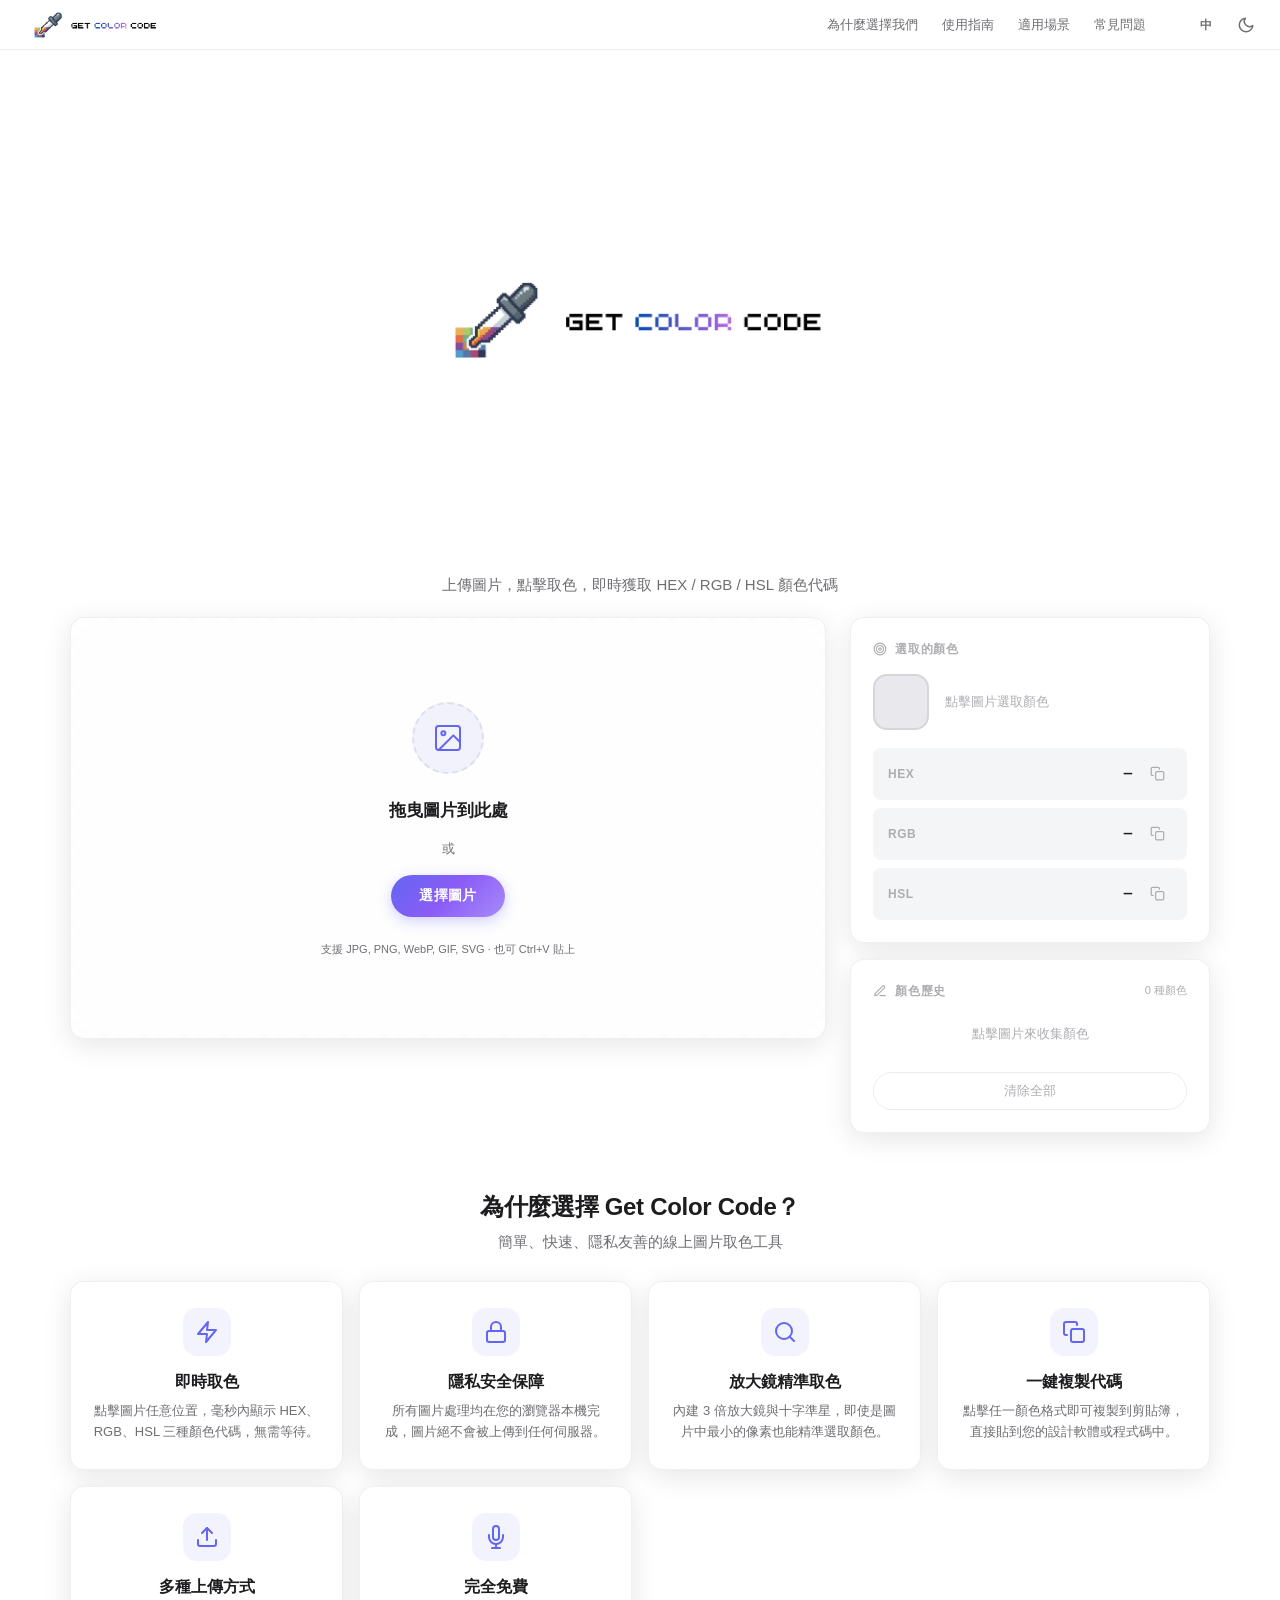
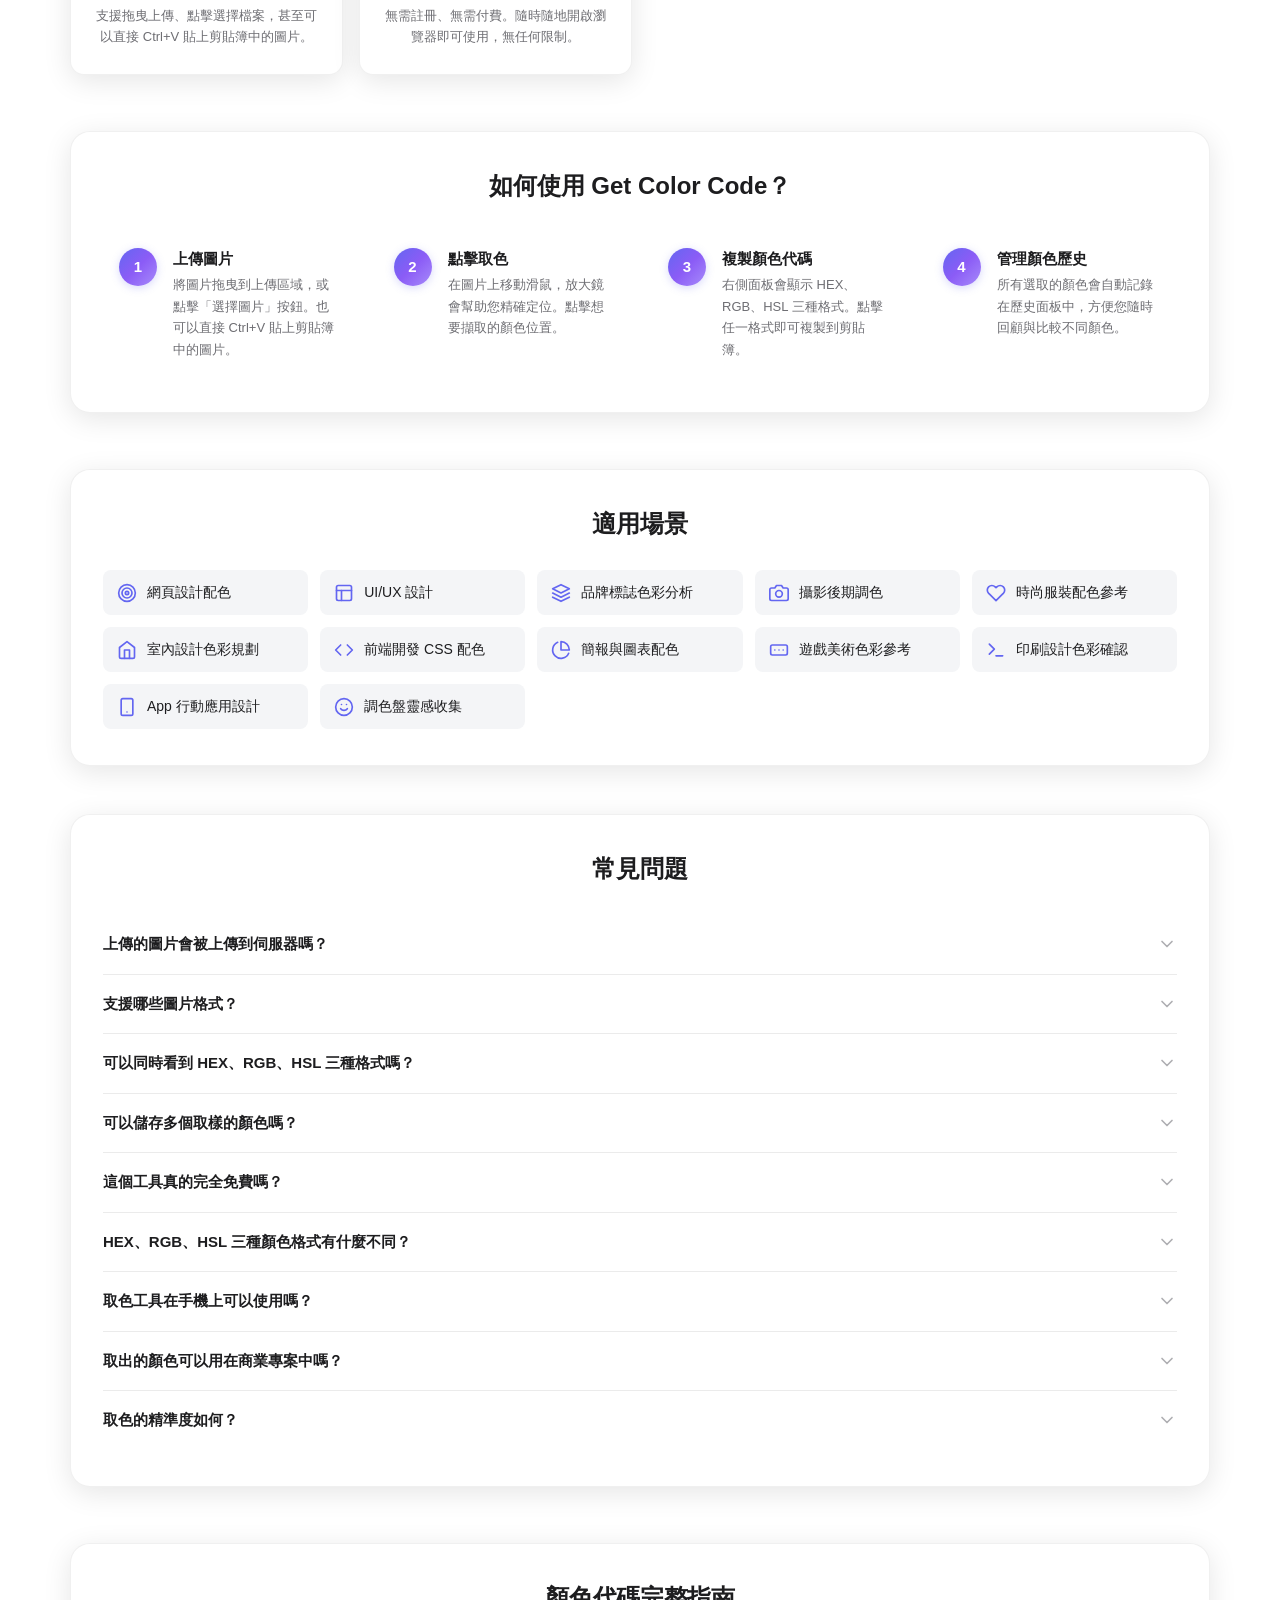
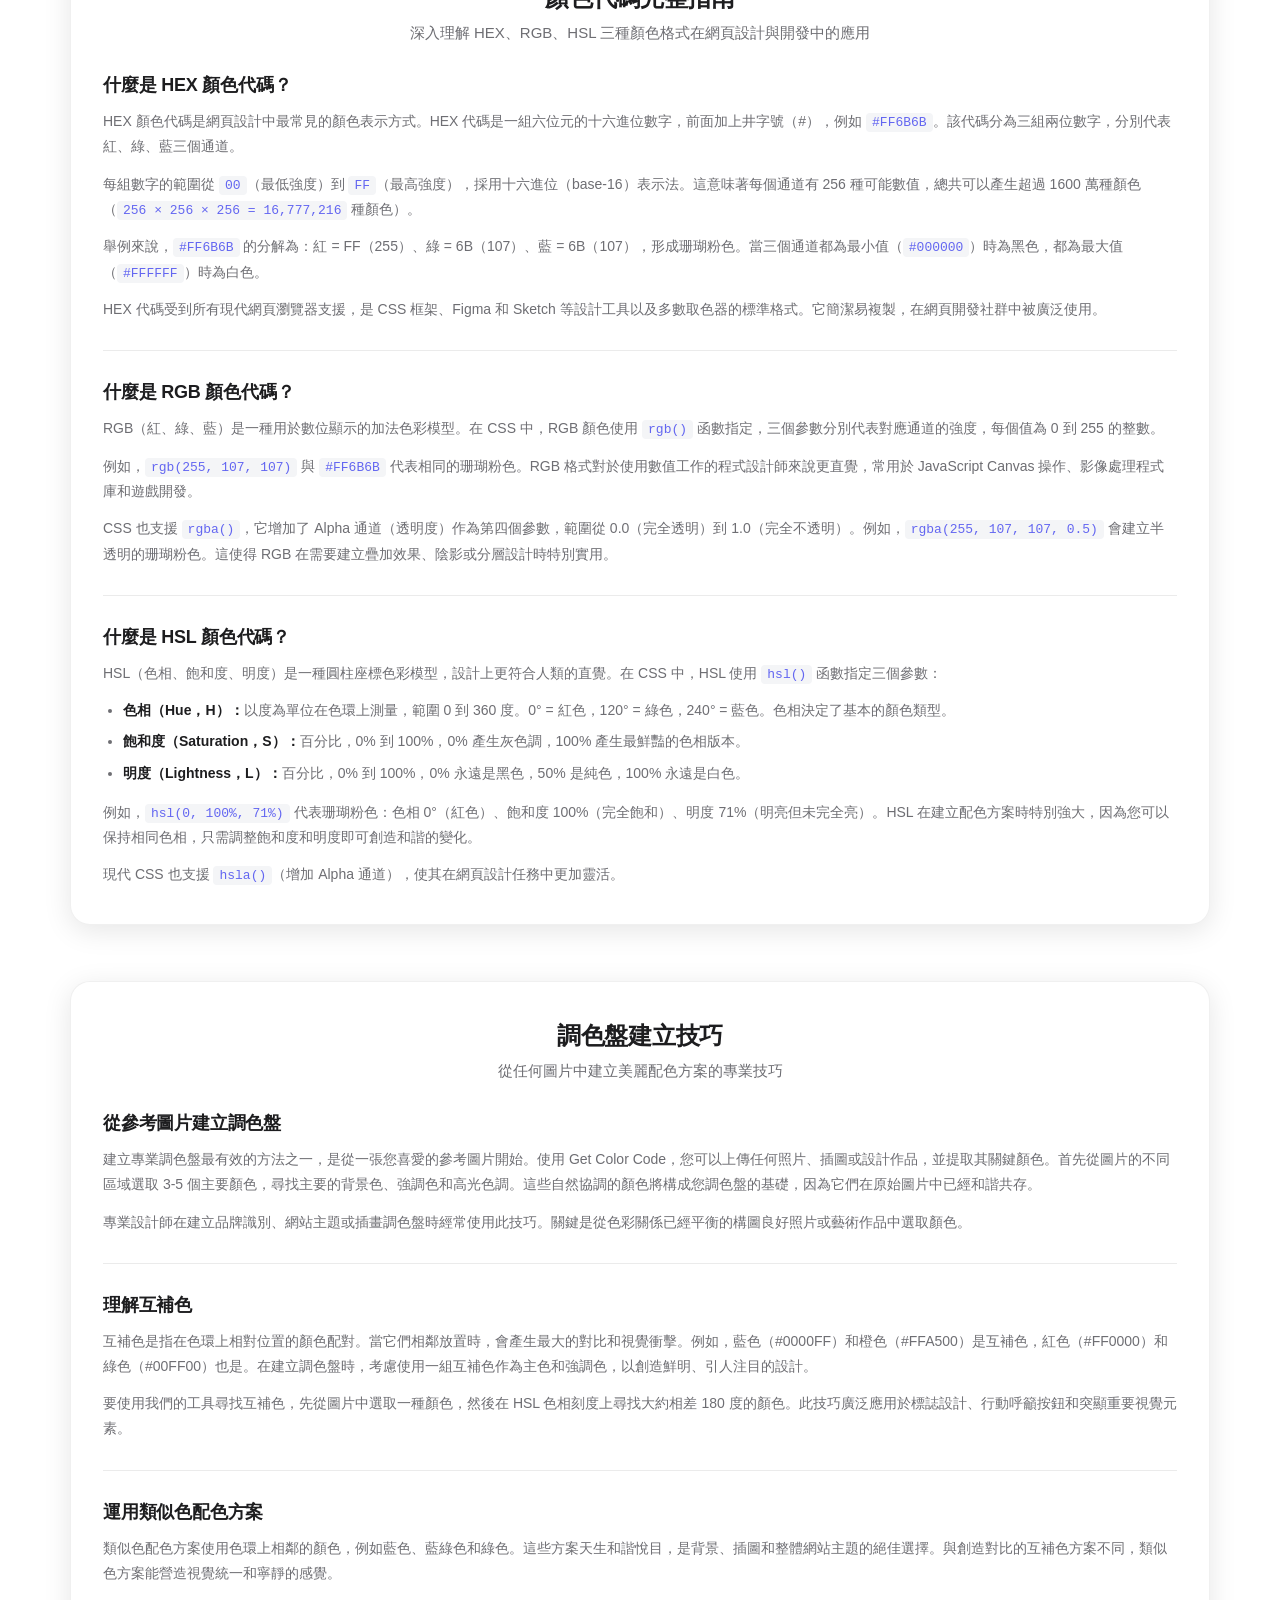
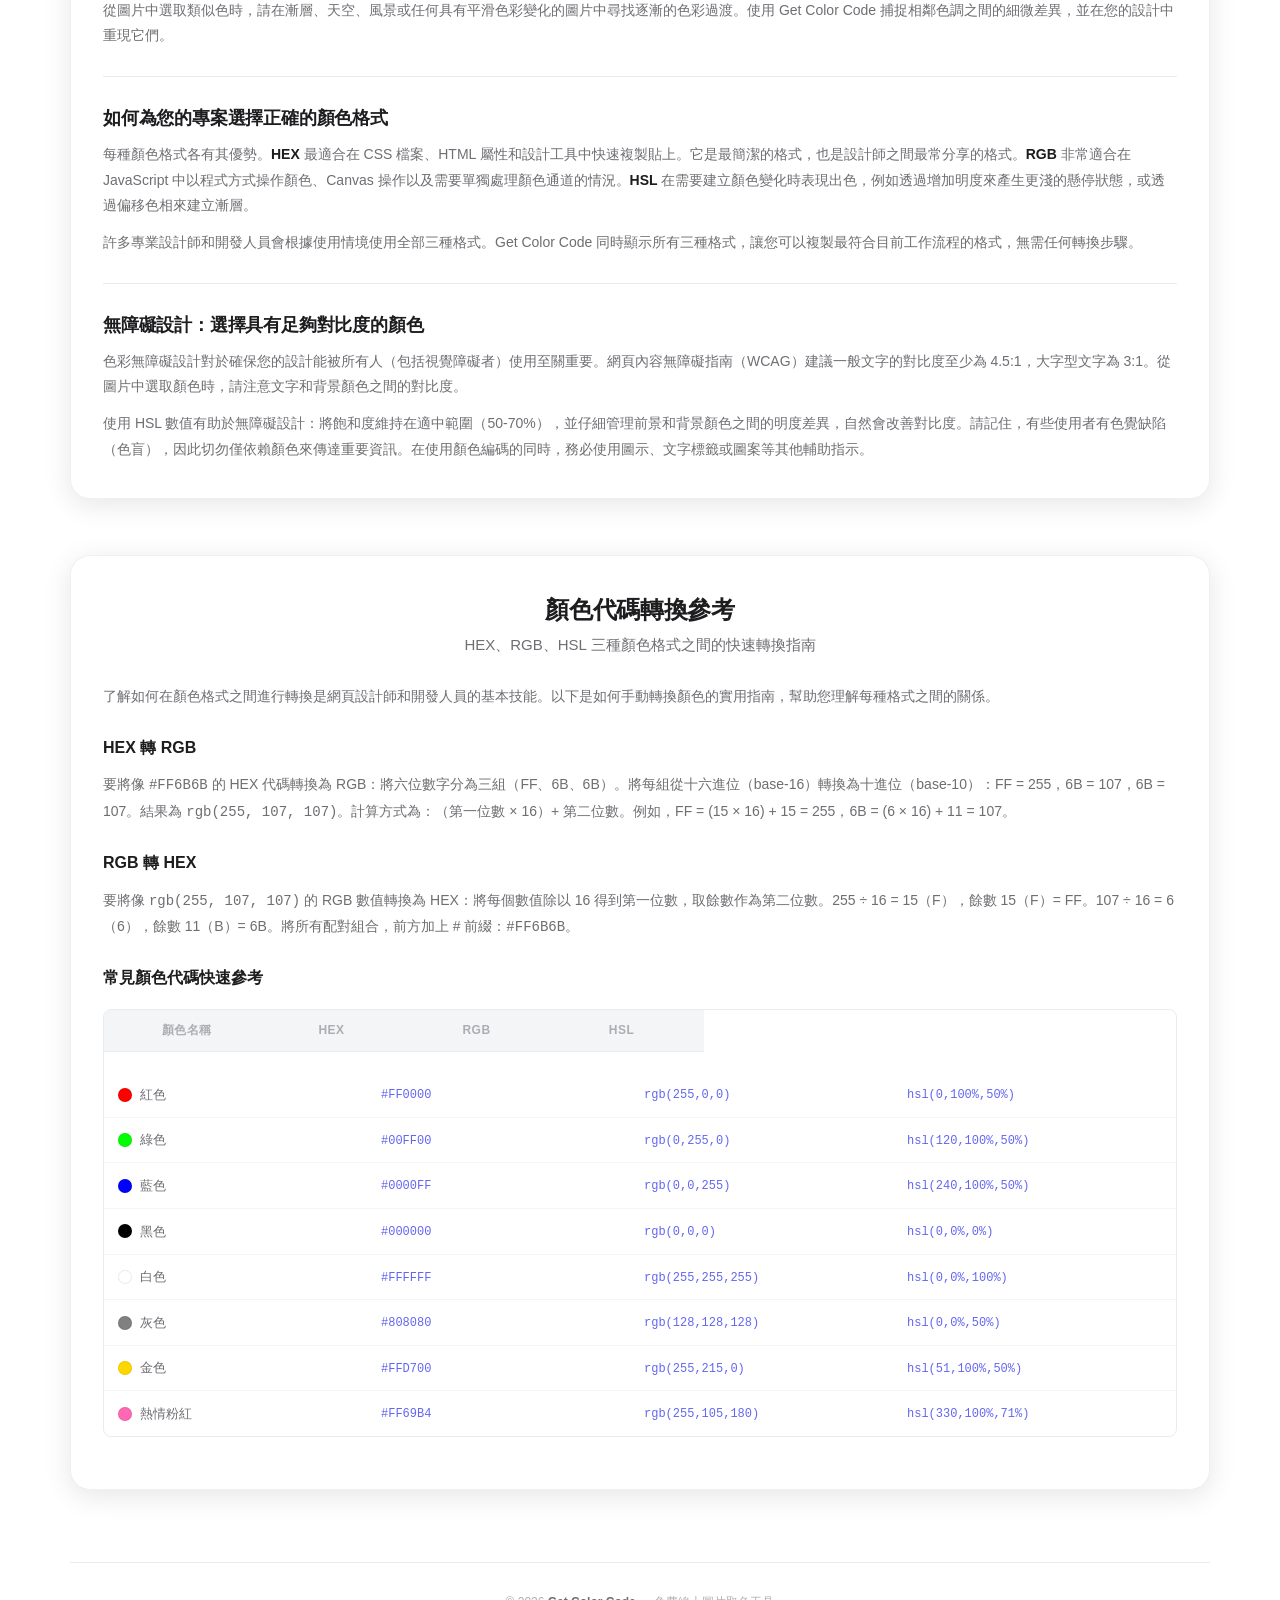
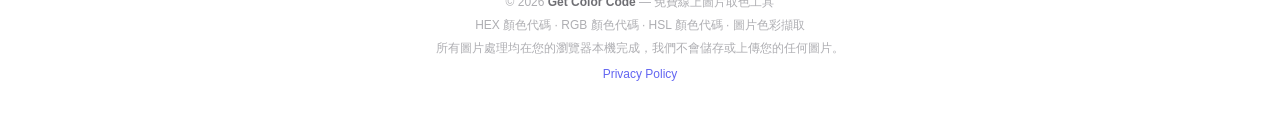
<file: zh-TW/index.html>
<!DOCTYPE html>
<html lang="zh-TW">
<head>
  <meta charset="UTF-8">
  <meta name="viewport" content="width=device-width, initial-scale=1.0">

  <!-- ─── SEO Meta ─────────────────────────────── -->
  <title>Get Color Code - 免費線上圖片取色工具 | 一鍵擷取 HEX RGB HSL 顏色代碼</title>
  <meta name="description" content="Get Color Code 免費線上圖片取色工具。上傳圖片、點擊即取色，即時取得 HEX、RGB、HSL 顏色代碼。支援拖曳上傳、剪貼簿貼上、放大鏡 2x 精準取色、顏色歷史記錄。100% 瀏覽器本地處理，保護您的隱私。">
  <meta name="keywords" content="圖片取色, 顏色代碼, HEX顏色, RGB顏色, HSL顏色, 色彩擷取, color picker, 線上取色工具, 顏色選擇器, Get Color Code, 圖片色彩分析, 網頁設計配色, 免費取色">
  <meta name="author" content="Get Color Code">
  <meta name="robots" content="index, follow, max-snippet:-1, max-image-preview:large">
  <meta name="theme-color" content="#6366f1" media="(prefers-color-scheme: light)">
  <meta name="theme-color" content="#121214" media="(prefers-color-scheme: dark)">
  <link rel="canonical" href="https://get-color-code.com/zh-TW/">
  <link rel="alternate" href="https://get-color-code.com/zh-TW/index.html" hreflang="zh-TW">
  <link rel="alternate" href="https://get-color-code.com/" hreflang="en">
  <link rel="alternate" href="https://get-color-code.com/" hreflang="x-default">
  <link rel="sitemap" type="application/xml" title="Sitemap" href="/sitemap.xml">

  <!-- ─── Open Graph ───────────────────────────── -->
  <meta property="og:title" content="Get Color Code - 免費線上圖片取色工具 | 一鍵擷取 HEX RGB HSL 顏色代碼">
  <meta property="og:description" content="Get Color Code 免費線上圖片取色工具。上傳圖片、點擊即取色，即時取得 HEX、RGB、HSL 顏色代碼。支援拖曳上傳、剪貼簿貼上、放大鏡 2x 精準取色。100% 瀏覽器本地處理。">
  <meta property="og:type" content="website">
  <meta property="og:url" content="https://get-color-code.com/zh-TW/">
  <meta property="og:locale" content="zh_TW">
  <meta property="og:site_name" content="Get Color Code">
  <meta property="og:image" content="https://get-color-code.com/img/getcolorcode.png">
  <meta property="og:image:width" content="1200">
  <meta property="og:image:height" content="630">
  <meta property="og:image:alt" content="Get Color Code - 免費線上圖片取色工具">

  <!-- ─── Twitter Card ─────────────────────────── -->
  <meta name="twitter:card" content="summary_large_image">
  <meta name="twitter:title" content="Get Color Code - 免費線上圖片取色工具 | 一鍵擷取 HEX RGB HSL 顏色代碼">
  <meta name="twitter:description" content="Get Color Code 免費線上圖片取色工具。上傳圖片、點擊即取色，即時取得 HEX、RGB、HSL 顏色代碼。100% 瀏覽器本地處理，隱私安全。">
  <meta name="twitter:image" content="https://get-color-code.com/img/getcolorcode.png">
  <meta name="twitter:image:alt" content="Get Color Code - 免費線上圖片取色工具">

  <!-- ─── Structured Data (JSON-LD) ────────────── -->
  <script type="application/ld+json">{"@context":"https://schema.org","@type":"WebApplication","name":"Get Color Code","url":"https://get-color-code.com/zh-TW/","description":"免費線上圖片取色工具，上傳圖片、點擊取色，即時獲取 HEX、RGB、HSL 顏色代碼。","applicationCategory":"MultimediaApplication","operatingSystem":"Any","offers":{"@type":"Offer","price":"0","priceCurrency":"TWD"},"author":{"@type":"Organization","name":"Get Color Code"},"browserRequirements":"Requires JavaScript"}</script>
  <script type="application/ld+json">{"@context":"https://schema.org","@type":"WebSite","name":"Get Color Code - 從圖片取色","url":"https://get-color-code.com/zh-TW/"}</script>
  <script type="application/ld+json">{"@context":"https://schema.org","@type":"FAQPage","mainEntity":[{"@type":"Question","name":"上傳的圖片會被上傳到伺服器嗎？","acceptedAnswer":{"@type":"Answer","text":"不會。Get Color Code 的所有圖片處理都在您的瀏覽器本地端完成，圖片不會被上傳到任何伺服器，完全保障您的隱私安全。"}},{"@type":"Question","name":"支援哪些圖片格式？","acceptedAnswer":{"@type":"Answer","text":"支援 JPG、PNG、WebP、GIF、SVG 等常見圖片格式。您也可以直接從剪貼簿貼上圖片（Ctrl+V / Cmd+V）。"}},{"@type":"Question","name":"可以同時看到 HEX、RGB、HSL 三種格式嗎？","acceptedAnswer":{"@type":"Answer","text":"可以。點擊圖片後，右側面板會同時顯示 HEX（如 #FF6B6B）、RGB（如 rgb(255, 107, 107)）和 HSL（如 hsl(0, 100%, 71%)）三種顏色格式，點擊任一格式即可一鍵複製到剪貼簿。"}},{"@type":"Question","name":"可以儲存多個取樣的顏色嗎？","acceptedAnswer":{"@type":"Answer","text":"可以。每次點擊圖片取色時，顏色會自動儲存到右側的「顏色歷史」面板中，您可以隨時點擊歷史顏色來回顧，也可以一鍵清除全部記錄。"}}]}</script>
  <script type="application/ld+json">{"@context":"https://schema.org","@type":"BreadcrumbList","itemListElement":[{"@type":"ListItem","position":1,"name":"首頁","item":"https://get-color-code.com/zh-TW/"},{"@type":"ListItem","position":2,"name":"線上圖片取色工具","item":"https://get-color-code.com/zh-TW/#features-title"},{"@type":"ListItem","position":3,"name":"使用指南","item":"https://get-color-code.com/zh-TW/#howto-title"}]}</script>

  <!-- ─── Stylesheet ───────────────────────────── -->
  <link rel="stylesheet" href="../style.css">

  <!-- ─── Favicon ────────────────────────────── -->
  <link rel="icon" href="../img/getcolorcodehead.png">
  <link rel="apple-touch-icon" href="../img/getcolorcodehead.png">

  <!-- ─── Google AdSense ────────────────────────── -->
  <script async src="https://pagead2.googlesyndication.com/pagead/js/adsbygoogle.js?client=ca-pub-2766706232814064" crossorigin="anonymous"></script>
</head>
<body>

  <!-- ============================================
       TOPBAR (fixed)
       ============================================ -->
  <div class="topbar">
    <div class="topbar-left">
      <a href="/zh-TW/" class="topbar-logo" aria-label="Get Color Code 首頁">
        <img src="../img/getcolorcode.png" alt="Get Color Code" class="topbar-logo-img">
      </a>
    </div>
    <div class="topbar-tags">
      <a href="#features-title">為什麼選擇我們</a>
      <a href="#howto-title">使用指南</a>
      <a href="#usecase-title">適用場景</a>
      <a href="#faq-title">常見問題</a>
    </div>
    <div class="topbar-right">
      <button class="lang-toggle" onclick="window.location.href='../index.html'" aria-label="切換至英文版">
        <span class="lang-icon">中</span>
      </button>
      <button class="theme-toggle" id="themeToggle" type="button" aria-label="切換暗黑模式">
        <svg id="sunIcon" xmlns="http://www.w3.org/2000/svg" viewBox="0 0 24 24" fill="none" stroke="currentColor" stroke-width="2" stroke-linecap="round" stroke-linejoin="round"><circle cx="12" cy="12" r="5"/><line x1="12" y1="1" x2="12" y2="3"/><line x1="12" y1="21" x2="12" y2="23"/><line x1="4.22" y1="4.22" x2="5.64" y2="5.64"/><line x1="18.36" y1="18.36" x2="19.78" y2="19.78"/><line x1="1" y1="12" x2="3" y2="12"/><line x1="21" y1="12" x2="23" y2="12"/><line x1="4.22" y1="19.78" x2="5.64" y2="18.36"/><line x1="18.36" y1="5.64" x2="19.78" y2="4.22"/></svg>
        <svg id="moonIcon" xmlns="http://www.w3.org/2000/svg" viewBox="0 0 24 24" fill="none" stroke="currentColor" stroke-width="2" stroke-linecap="round" stroke-linejoin="round" style="display:none"><path d="M21 12.79A9 9 0 1 1 11.21 3 7 7 0 0 0 21 12.79z"/></svg>
      </button>
    </div>
  </div>

  <!-- ============================================
       HEADER
       ============================================ -->
  <header class="header">
    <div class="logo">
      <h1><img src="../img/getcolorcode.png" alt="Get Color Code - 免費線上圖片取色工具" class="header-logo-img"></h1>
    </div>
    <p class="subtitle">上傳圖片，點擊取色，即時獲取 HEX / RGB / HSL 顏色代碼</p>
  </header>

  <!-- ============================================
       MAIN TOOL
       ============================================ -->
  <main class="main-container">
    <!-- Image Section -->
    <section class="image-section" aria-label="圖片取色區域">
      <div class="image-card">
        <div class="image-wrapper" id="imageWrapper">
          <!-- Upload Overlay -->
          <div class="upload-overlay" id="uploadOverlay">
            <div class="upload-icon-wrapper" aria-hidden="true">
              <svg xmlns="http://www.w3.org/2000/svg" viewBox="0 0 24 24" fill="none" stroke="currentColor" stroke-width="1.5" stroke-linecap="round" stroke-linejoin="round"><rect x="3" y="3" width="18" height="18" rx="2" ry="2"/><circle cx="8.5" cy="8.5" r="1.5"/><polyline points="21 15 16 10 5 21"/></svg>
            </div>
            <span class="upload-text">拖曳圖片到此處</span>
            <span class="upload-hint">或</span>
            <button class="upload-btn" id="uploadBtn" type="button">選擇圖片</button>
            <span class="upload-hint" style="font-size: 11px;">支援 JPG, PNG, WebP, GIF, SVG · 也可 Ctrl+V 貼上</span>
          </div>
          <input type="file" id="fileInput" accept="image/*">

          <!-- Image -->
          <img id="mainImage" style="display: none;" alt="上傳的圖片，點擊即可取色">

          <!-- Magnifier -->
          <div class="magnifier" id="magnifier" aria-hidden="true">
            <div class="magnifier-content" id="magnifierContent"></div>
            <div class="magnifier-crosshair-h"></div>
            <div class="magnifier-crosshair-v"></div>
            <div class="magnifier-zoom-label" id="magnifierZoomLabel">2.0x</div>
            <div class="magnifier-info" id="magnifierInfo">
              <span class="magnifier-hex" id="magnifierHex">#------</span>
            </div>
          </div>

          <!-- Zoom level -->
          
        </div>
      </div>
    </section>

    <!-- Sidebar -->
    <aside class="sidebar" aria-label="顏色資訊面板">
      <!-- Picked Color -->
      <div class="card" id="colorCard">
        <h2 class="card-title">
          <svg xmlns="http://www.w3.org/2000/svg" viewBox="0 0 24 24" fill="none" stroke="currentColor" stroke-width="2" stroke-linecap="round" stroke-linejoin="round"><circle cx="12" cy="12" r="10"/><circle cx="12" cy="12" r="6"/><circle cx="12" cy="12" r="2"/></svg>
          選取的顏色
        </h2>
        <div class="color-preview" id="colorPreview">
          <div class="color-swatch" id="colorSwatch" role="img" aria-label="選取的顏色預覽"></div>
          <span class="placeholder" id="colorPlaceholder">點擊圖片選取顏色</span>
        </div>
        <div class="color-codes">
          <div class="code-row" data-copy="hex" title="點擊複製 HEX" tabindex="0" role="button" aria-label="複製 HEX 顏色代碼">
            <span class="code-label">HEX</span>
            <span class="code-value" id="hexValue">—</span>
            <button class="copy-btn" data-copy="hex" aria-label="複製 HEX 顏色代碼">
              <svg xmlns="http://www.w3.org/2000/svg" viewBox="0 0 24 24" fill="none" stroke="currentColor" stroke-width="2" stroke-linecap="round" stroke-linejoin="round"><rect x="9" y="9" width="13" height="13" rx="2" ry="2"/><path d="M5 15H4a2 2 0 0 1-2-2V4a2 2 0 0 1 2-2h9a2 2 0 0 1 2 2v1"/></svg>
            </button>
          </div>
          <div class="code-row" data-copy="rgb" title="點擊複製 RGB" tabindex="0" role="button" aria-label="複製 RGB 顏色代碼">
            <span class="code-label">RGB</span>
            <span class="code-value" id="rgbValue">—</span>
            <button class="copy-btn" data-copy="rgb" aria-label="複製 RGB 顏色代碼">
              <svg xmlns="http://www.w3.org/2000/svg" viewBox="0 0 24 24" fill="none" stroke="currentColor" stroke-width="2" stroke-linecap="round" stroke-linejoin="round"><rect x="9" y="9" width="13" height="13" rx="2" ry="2"/><path d="M5 15H4a2 2 0 0 1-2-2V4a2 2 0 0 1 2-2h9a2 2 0 0 1 2 2v1"/></svg>
            </button>
          </div>
          <div class="code-row" data-copy="hsl" title="點擊複製 HSL" tabindex="0" role="button" aria-label="複製 HSL 顏色代碼">
            <span class="code-label">HSL</span>
            <span class="code-value" id="hslValue">—</span>
            <button class="copy-btn" data-copy="hsl" aria-label="複製 HSL 顏色代碼">
              <svg xmlns="http://www.w3.org/2000/svg" viewBox="0 0 24 24" fill="none" stroke="currentColor" stroke-width="2" stroke-linecap="round" stroke-linejoin="round"><rect x="9" y="9" width="13" height="13" rx="2" ry="2"/><path d="M5 15H4a2 2 0 0 1-2-2V4a2 2 0 0 1 2-2h9a2 2 0 0 1 2 2v1"/></svg>
            </button>
          </div>
        </div>
      </div>

      <!-- Color Palette / History -->
      <div class="card">
        <div class="palette-header">
          <h2 class="card-title" style="margin-bottom:0">
            <svg xmlns="http://www.w3.org/2000/svg" viewBox="0 0 24 24" fill="none" stroke="currentColor" stroke-width="2" stroke-linecap="round" stroke-linejoin="round"><path d="M12 20h9"/><path d="M16.5 3.5a2.121 2.121 0 0 1 3 3L7 19l-4 1 1-4L16.5 3.5z"/></svg>
            顏色歷史
          </h2>
          <span class="palette-count" id="paletteCount">0 種顏色</span>
        </div>
        <div class="palette-grid" id="paletteGrid">
          <span class="palette-empty">點擊圖片來收集顏色</span>
        </div>
        <button class="clear-btn" id="clearPalette" type="button">清除全部</button>
      </div>
    </aside>
  </main>

  <!-- ============================================
       CONTENT SECTIONS (SEO)
       ============================================ -->
  <div class="content-wrapper">

    <!-- Features -->
    <section aria-labelledby="features-title" itemscope itemtype="https://schema.org/CreativeWork">
      <div class="section-header">
        <h2 class="section-title" id="features-title">為什麼選擇 Get Color Code？</h2>
        <p class="section-desc">簡單、快速、隱私友善的線上圖片取色工具</p>
      </div>
      <div class="features-grid">
        <article class="feature-card">
          <div class="feature-icon" aria-hidden="true">
            <svg xmlns="http://www.w3.org/2000/svg" viewBox="0 0 24 24" fill="none" stroke="currentColor" stroke-width="2" stroke-linecap="round" stroke-linejoin="round"><polygon points="13 2 3 14 12 14 11 22 21 10 12 10 13 2"/></svg>
          </div>
          <h3>即時取色</h3>
          <p>點擊圖片任意位置，毫秒內顯示 HEX、RGB、HSL 三種顏色代碼，無需等待。</p>
        </article>
        <article class="feature-card">
          <div class="feature-icon" aria-hidden="true">
            <svg xmlns="http://www.w3.org/2000/svg" viewBox="0 0 24 24" fill="none" stroke="currentColor" stroke-width="2" stroke-linecap="round" stroke-linejoin="round"><rect x="3" y="11" width="18" height="11" rx="2" ry="2"/><path d="M7 11V7a5 5 0 0 1 10 0v4"/></svg>
          </div>
          <h3>隱私安全保障</h3>
          <p>所有圖片處理均在您的瀏覽器本機完成，圖片絕不會被上傳到任何伺服器。</p>
        </article>
        <article class="feature-card">
          <div class="feature-icon" aria-hidden="true">
            <svg xmlns="http://www.w3.org/2000/svg" viewBox="0 0 24 24" fill="none" stroke="currentColor" stroke-width="2" stroke-linecap="round" stroke-linejoin="round"><circle cx="11" cy="11" r="8"/><line x1="21" y1="21" x2="16.65" y2="16.65"/></svg>
          </div>
          <h3>放大鏡精準取色</h3>
          <p>內建 3 倍放大鏡與十字準星，即使是圖片中最小的像素也能精準選取顏色。</p>
        </article>
        <article class="feature-card">
          <div class="feature-icon" aria-hidden="true">
            <svg xmlns="http://www.w3.org/2000/svg" viewBox="0 0 24 24" fill="none" stroke="currentColor" stroke-width="2" stroke-linecap="round" stroke-linejoin="round"><rect x="9" y="9" width="13" height="13" rx="2" ry="2"/><path d="M5 15H4a2 2 0 0 1-2-2V4a2 2 0 0 1 2-2h9a2 2 0 0 1 2 2v1"/></svg>
          </div>
          <h3>一鍵複製代碼</h3>
          <p>點擊任一顏色格式即可複製到剪貼簿，直接貼到您的設計軟體或程式碼中。</p>
        </article>
        <article class="feature-card">
          <div class="feature-icon" aria-hidden="true">
            <svg xmlns="http://www.w3.org/2000/svg" viewBox="0 0 24 24" fill="none" stroke="currentColor" stroke-width="2" stroke-linecap="round" stroke-linejoin="round"><path d="M21 15v4a2 2 0 0 1-2 2H5a2 2 0 0 1-2-2v-4"/><polyline points="17 8 12 3 7 8"/><line x1="12" y1="3" x2="12" y2="15"/></svg>
          </div>
          <h3>多種上傳方式</h3>
          <p>支援拖曳上傳、點擊選擇檔案，甚至可以直接 Ctrl+V 貼上剪貼簿中的圖片。</p>
        </article>
        <article class="feature-card">
          <div class="feature-icon" aria-hidden="true">
            <svg xmlns="http://www.w3.org/2000/svg" viewBox="0 0 24 24" fill="none" stroke="currentColor" stroke-width="2" stroke-linecap="round" stroke-linejoin="round"><path d="M12 1a3 3 0 0 0-3 3v8a3 3 0 0 0 6 0V4a3 3 0 0 0-3-3z"/><path d="M19 10v2a7 7 0 0 1-14 0v-2"/><line x1="12" y1="19" x2="12" y2="23"/><line x1="8" y1="23" x2="16" y2="23"/></svg>
          </div>
          <h3>完全免費</h3>
          <p>無需註冊、無需付費。隨時隨地開啟瀏覽器即可使用，無任何限制。</p>
        </article>
      </div>
    </section>

    <!-- How to Use -->
    <section class="howto-card" aria-labelledby="howto-title">
      <div class="section-header">
        <h2 id="howto-title">如何使用 Get Color Code？</h2>
      </div>
      <div class="steps">
        <div class="step">
          <span class="step-number" aria-hidden="true">1</span>
          <div class="step-content">
            <h4>上傳圖片</h4>
            <p>將圖片拖曳到上傳區域，或點擊「選擇圖片」按鈕。也可以直接 Ctrl+V 貼上剪貼簿中的圖片。</p>
          </div>
        </div>
        <div class="step">
          <span class="step-number" aria-hidden="true">2</span>
          <div class="step-content">
            <h4>點擊取色</h4>
            <p>在圖片上移動滑鼠，放大鏡會幫助您精確定位。點擊想要擷取的顏色位置。</p>
          </div>
        </div>
        <div class="step">
          <span class="step-number" aria-hidden="true">3</span>
          <div class="step-content">
            <h4>複製顏色代碼</h4>
            <p>右側面板會顯示 HEX、RGB、HSL 三種格式。點擊任一格式即可複製到剪貼簿。</p>
          </div>
        </div>
        <div class="step">
          <span class="step-number" aria-hidden="true">4</span>
          <div class="step-content">
            <h4>管理顏色歷史</h4>
            <p>所有選取的顏色會自動記錄在歷史面板中，方便您隨時回顧與比較不同顏色。</p>
          </div>
        </div>
      </div>
    </section>

    <!-- Use Cases -->
    <section class="usecase-card" aria-labelledby="usecase-title">
      <div class="section-header">
        <h2 id="usecase-title">適用場景</h2>
      </div>
      <div class="usecase-grid">
        <div class="usecase-item"><svg xmlns="http://www.w3.org/2000/svg" viewBox="0 0 24 24" fill="none" stroke="currentColor" stroke-width="2" stroke-linecap="round" stroke-linejoin="round"><circle cx="12" cy="12" r="10"/><circle cx="12" cy="12" r="6"/><circle cx="12" cy="12" r="2"/></svg> 網頁設計配色</div>
        <div class="usecase-item"><svg xmlns="http://www.w3.org/2000/svg" viewBox="0 0 24 24" fill="none" stroke="currentColor" stroke-width="2" stroke-linecap="round" stroke-linejoin="round"><rect x="3" y="3" width="18" height="18" rx="2" ry="2"/><line x1="3" y1="9" x2="21" y2="9"/><line x1="9" y1="21" x2="9" y2="9"/></svg> UI/UX 設計</div>
        <div class="usecase-item"><svg xmlns="http://www.w3.org/2000/svg" viewBox="0 0 24 24" fill="none" stroke="currentColor" stroke-width="2" stroke-linecap="round" stroke-linejoin="round"><path d="M12 2L2 7l10 5 10-5-10-5z"/><path d="M2 17l10 5 10-5"/><path d="M2 12l10 5 10-5"/></svg> 品牌標誌色彩分析</div>
        <div class="usecase-item"><svg xmlns="http://www.w3.org/2000/svg" viewBox="0 0 24 24" fill="none" stroke="currentColor" stroke-width="2" stroke-linecap="round" stroke-linejoin="round"><path d="M23 19a2 2 0 0 1-2 2H3a2 2 0 0 1-2-2V8a2 2 0 0 1 2-2h4l2-3h6l2 3h4a2 2 0 0 1 2 2z"/><circle cx="12" cy="13" r="4"/></svg> 攝影後期調色</div>
        <div class="usecase-item"><svg xmlns="http://www.w3.org/2000/svg" viewBox="0 0 24 24" fill="none" stroke="currentColor" stroke-width="2" stroke-linecap="round" stroke-linejoin="round"><path d="M20.84 4.61a5.5 5.5 0 0 0-7.78 0L12 5.67l-1.06-1.06a5.5 5.5 0 0 0-7.78 7.78l1.06 1.06L12 21.23l7.78-7.78 1.06-1.06a5.5 5.5 0 0 0 0-7.78z"/></svg> 時尚服裝配色參考</div>
        <div class="usecase-item"><svg xmlns="http://www.w3.org/2000/svg" viewBox="0 0 24 24" fill="none" stroke="currentColor" stroke-width="2" stroke-linecap="round" stroke-linejoin="round"><path d="M3 9l9-7 9 7v11a2 2 0 0 1-2 2H5a2 2 0 0 1-2-2z"/><polyline points="9 22 9 12 15 12 15 22"/></svg> 室內設計色彩規劃</div>
        <div class="usecase-item"><svg xmlns="http://www.w3.org/2000/svg" viewBox="0 0 24 24" fill="none" stroke="currentColor" stroke-width="2" stroke-linecap="round" stroke-linejoin="round"><polyline points="16 18 22 12 16 6"/><polyline points="8 6 2 12 8 18"/></svg> 前端開發 CSS 配色</div>
        <div class="usecase-item"><svg xmlns="http://www.w3.org/2000/svg" viewBox="0 0 24 24" fill="none" stroke="currentColor" stroke-width="2" stroke-linecap="round" stroke-linejoin="round"><path d="M21.21 15.89A10 10 0 1 1 8 2.83"/><path d="M22 12A10 10 0 0 0 12 2v10z"/></svg> 簡報與圖表配色</div>
        <div class="usecase-item"><svg xmlns="http://www.w3.org/2000/svg" viewBox="0 0 24 24" fill="none" stroke="currentColor" stroke-width="2" stroke-linecap="round" stroke-linejoin="round"><rect x="2" y="6" width="20" height="12" rx="2"/><path d="M12 12h.01"/><path d="M17 12h.01"/><path d="M7 12h.01"/></svg> 遊戲美術色彩參考</div>
        <div class="usecase-item"><svg xmlns="http://www.w3.org/2000/svg" viewBox="0 0 24 24" fill="none" stroke="currentColor" stroke-width="2" stroke-linecap="round" stroke-linejoin="round"><polyline points="4 17 10 11 4 5"/><line x1="12" y1="19" x2="20" y2="19"/></svg> 印刷設計色彩確認</div>
        <div class="usecase-item"><svg xmlns="http://www.w3.org/2000/svg" viewBox="0 0 24 24" fill="none" stroke="currentColor" stroke-width="2" stroke-linecap="round" stroke-linejoin="round"><rect x="5" y="2" width="14" height="20" rx="2" ry="2"/><line x1="12" y1="18" x2="12.01" y2="18"/></svg> App 行動應用設計</div>
        <div class="usecase-item"><svg xmlns="http://www.w3.org/2000/svg" viewBox="0 0 24 24" fill="none" stroke="currentColor" stroke-width="2" stroke-linecap="round" stroke-linejoin="round"><circle cx="12" cy="12" r="10"/><path d="M8 14s1.5 2 4 2 4-2 4-2"/><line x1="9" y1="9" x2="9.01" y2="9"/><line x1="15" y1="9" x2="15.01" y2="9"/></svg> 調色盤靈感收集</div>
      </div>
    </section>

   <!-- FAQ -->
    <section class="faq-card" aria-labelledby="faq-title">
      <div class="section-header">
        <h2 id="faq-title">常見問題</h2>
      </div>
      <div class="faq-item">
        <div class="faq-question" tabindex="0" role="button" aria-expanded="false">
          <span>上傳的圖片會被上傳到伺服器嗎？</span>
          <span class="faq-arrow" aria-hidden="true">
            <svg xmlns="http://www.w3.org/2000/svg" viewBox="0 0 24 24" fill="none" stroke="currentColor" stroke-width="2" stroke-linecap="round" stroke-linejoin="round"><polyline points="6 9 12 15 18 9"/></svg>
          </span>
        </div>
        <div class="faq-answer">不會。Get Color Code 的所有圖片處理都在您的瀏覽器本地端完成，圖片不會被上傳到任何伺服器。我們非常重視您的隱私，這也是為什麼我們選擇完全在客戶端處理圖片。</div>
      </div>
      <div class="faq-item">
        <div class="faq-question" tabindex="0" role="button" aria-expanded="false">
          <span>支援哪些圖片格式？</span>
          <span class="faq-arrow" aria-hidden="true">
            <svg xmlns="http://www.w3.org/2000/svg" viewBox="0 0 24 24" fill="none" stroke="currentColor" stroke-width="2" stroke-linecap="round" stroke-linejoin="round"><polyline points="6 9 12 15 18 9"/></svg>
          </span>
        </div>
        <div class="faq-answer">支援 JPG、PNG、WebP、GIF、SVG 等常見圖片格式。您也可以直接從剪貼簿貼上圖片（使用 Ctrl+V 或 Cmd+V 快捷鍵）。</div>
      </div>
      <div class="faq-item">
        <div class="faq-question" tabindex="0" role="button" aria-expanded="false">
          <span>可以同時看到 HEX、RGB、HSL 三種格式嗎？</span>
          <span class="faq-arrow" aria-hidden="true">
            <svg xmlns="http://www.w3.org/2000/svg" viewBox="0 0 24 24" fill="none" stroke="currentColor" stroke-width="2" stroke-linecap="round" stroke-linejoin="round"><polyline points="6 9 12 15 18 9"/></svg>
          </span>
        </div>
        <div class="faq-answer">可以。點擊圖片後，右側面板會同時顯示 HEX（如 #FF6B6B）、RGB（如 rgb(255, 107, 107)）和 HSL（如 hsl(0, 100%, 71%)）三種顏色格式。點擊任一格式即可一鍵複製到剪貼簿。</div>
      </div>
      <div class="faq-item">
        <div class="faq-question" tabindex="0" role="button" aria-expanded="false">
          <span>可以儲存多個取樣的顏色嗎？</span>
          <span class="faq-arrow" aria-hidden="true">
            <svg xmlns="http://www.w3.org/2000/svg" viewBox="0 0 24 24" fill="none" stroke="currentColor" stroke-width="2" stroke-linecap="round" stroke-linejoin="round"><polyline points="6 9 12 15 18 9"/></svg>
          </span>
        </div>
        <div class="faq-answer">可以。每次點擊圖片取色時，顏色會自動儲存到右側的「顏色歷史」面板中。您可以隨時點擊歷史顏色來回顧之前的取色結果，也可以一鍵清除全部記錄。</div>
      </div>
      <div class="faq-item">
        <div class="faq-question" tabindex="0" role="button" aria-expanded="false">
          <span>這個工具真的完全免費嗎？</span>
          <span class="faq-arrow" aria-hidden="true">
            <svg xmlns="http://www.w3.org/2000/svg" viewBox="0 0 24 24" fill="none" stroke="currentColor" stroke-width="2" stroke-linecap="round" stroke-linejoin="round"><polyline points="6 9 12 15 18 9"/></svg>
          </span>
        </div>
        <div class="faq-answer">是的，Get Color Code 完全免費使用，無需註冊帳號，沒有任何隱藏費用。我們希望提供一個簡單好用的工具，幫助設計師、開發者和所有需要取色的人。</div>
      </div>
      <div class="faq-item">
        <div class="faq-question" tabindex="0" role="button" aria-expanded="false">
          <span>HEX、RGB、HSL 三種顏色格式有什麼不同？</span>
          <span class="faq-arrow" aria-hidden="true">
            <svg xmlns="http://www.w3.org/2000/svg" viewBox="0 0 24 24" fill="none" stroke="currentColor" stroke-width="2" stroke-linecap="round" stroke-linejoin="round"><polyline points="6 9 12 15 18 9"/></svg>
          </span>
        </div>
        <div class="faq-answer">HEX（十六進位）是一組六位數代碼，以 base-16 格式表示 RGB 數值，在網頁設計中最為常用（例如 #FF6B6B）。RGB（紅、綠、藍）使用 0 到 255 的整數值定義每個通道的顏色，常見於 CSS 和平面設計軟體中。HSL（色相、飽和度、明度）是一種更直覺的格式，色相（Hue）決定顏色的角度（0-360 度），飽和度（Saturation）控制顏色強度（0-100%），明度（Lightness）控制亮度（0-100%）。HSL 在需要建立顏色變體時特別有用，因為您可以保持相同色相，只需調整明度或飽和度即可。</div>
      </div>
      <div class="faq-item">
        <div class="faq-question" tabindex="0" role="button" aria-expanded="false">
          <span>取色工具在手機上可以使用嗎？</span>
          <span class="faq-arrow" aria-hidden="true">
            <svg xmlns="http://www.w3.org/2000/svg" viewBox="0 0 24 24" fill="none" stroke="currentColor" stroke-width="2" stroke-linecap="round" stroke-linejoin="round"><polyline points="6 9 12 15 18 9"/></svg>
          </span>
        </div>
        <div class="faq-answer">可以。Get Color Code 完全支援響應式設計，在手機和平板上也能正常使用。在觸控裝置上，只需點擊圖片即可取色。雖然放大鏡功能針對滑鼠游標操作（桌面版）進行了最佳化，但核心的取色功能在所有裝置上都能順暢運作。您可以從手機相簿上傳圖片，輕觸一下即可取色。</div>
      </div>
      <div class="faq-item">
        <div class="faq-question" tabindex="0" role="button" aria-expanded="false">
          <span>取出的顏色可以用在商業專案中嗎？</span>
          <span class="faq-arrow" aria-hidden="true">
            <svg xmlns="http://www.w3.org/2000/svg" viewBox="0 0 24 24" fill="none" stroke="currentColor" stroke-width="2" stroke-linecap="round" stroke-linejoin="round"><polyline points="6 9 12 15 18 9"/></svg>
          </span>
        </div>
        <div class="faq-answer">當然可以。您使用 Get Color Code 取出的顏色代碼只是顏色的數值表示，您可以自由地在任何商業或個人專案中使用，沒有任何限制。無論您是設計網站、建立品牌識別、開發手機應用程式，還是製作印刷品，都可以放心使用透過我們工具找到的顏色數值。</div>
      </div>
      <div class="faq-item">
        <div class="faq-question" tabindex="0" role="button" aria-expanded="false">
          <span>取色的精準度如何？</span>
          <span class="faq-arrow" aria-hidden="true">
            <svg xmlns="http://www.w3.org/2000/svg" viewBox="0 0 24 24" fill="none" stroke="currentColor" stroke-width="2" stroke-linecap="round" stroke-linejoin="round"><polyline points="6 9 12 15 18 9"/></svg>
          </span>
        </div>
        <div class="faq-answer">Get Color Code 會以像素級精度讀取您上傳圖片的確切顏色。2 倍放大鏡搭配十字準星幫助您精準鎖定目標像素。但請注意，顯示色彩的準確度也取決於您螢幕的校準和色彩設定檔。本工具讀取的是圖片檔案本身的原始 RGB 數值，這是顏色的最準確數位表示。</div>
      </div>
    </section>

    <!-- ============================================
         COLOR CODES GUIDE (SEO Content)
         ============================================ -->
    <section class="guide-card" aria-labelledby="guide-title">
      <div class="section-header">
        <h2 class="section-title" id="guide-title">顏色代碼完整指南</h2>
        <p class="section-desc">深入理解 HEX、RGB、HSL 三種顏色格式在網頁設計與開發中的應用</p>
      </div>

      <article class="guide-article">
        <h3>什麼是 HEX 顏色代碼？</h3>
        <p>HEX 顏色代碼是網頁設計中最常見的顏色表示方式。HEX 代碼是一組六位元的十六進位數字，前面加上井字號（#），例如 <code>#FF6B6B</code>。該代碼分為三組兩位數字，分別代表紅、綠、藍三個通道。</p>
        <p>每組數字的範圍從 <code>00</code>（最低強度）到 <code>FF</code>（最高強度），採用十六進位（base-16）表示法。這意味著每個通道有 256 種可能數值，總共可以產生超過 1600 萬種顏色（<code>256 × 256 × 256 = 16,777,216</code> 種顏色）。</p>
        <p>舉例來說，<code>#FF6B6B</code> 的分解為：紅 = FF（255）、綠 = 6B（107）、藍 = 6B（107），形成珊瑚粉色。當三個通道都為最小值（<code>#000000</code>）時為黑色，都為最大值（<code>#FFFFFF</code>）時為白色。</p>
        <p>HEX 代碼受到所有現代網頁瀏覽器支援，是 CSS 框架、Figma 和 Sketch 等設計工具以及多數取色器的標準格式。它簡潔易複製，在網頁開發社群中被廣泛使用。</p>
      </article>

      <article class="guide-article">
        <h3>什麼是 RGB 顏色代碼？</h3>
        <p>RGB（紅、綠、藍）是一種用於數位顯示的加法色彩模型。在 CSS 中，RGB 顏色使用 <code>rgb()</code> 函數指定，三個參數分別代表對應通道的強度，每個值為 0 到 255 的整數。</p>
        <p>例如，<code>rgb(255, 107, 107)</code> 與 <code>#FF6B6B</code> 代表相同的珊瑚粉色。RGB 格式對於使用數值工作的程式設計師來說更直覺，常用於 JavaScript Canvas 操作、影像處理程式庫和遊戲開發。</p>
        <p>CSS 也支援 <code>rgba()</code>，它增加了 Alpha 通道（透明度）作為第四個參數，範圍從 0.0（完全透明）到 1.0（完全不透明）。例如，<code>rgba(255, 107, 107, 0.5)</code> 會建立半透明的珊瑚粉色。這使得 RGB 在需要建立疊加效果、陰影或分層設計時特別實用。</p>
      </article>

      <article class="guide-article">
        <h3>什麼是 HSL 顏色代碼？</h3>
        <p>HSL（色相、飽和度、明度）是一種圓柱座標色彩模型，設計上更符合人類的直覺。在 CSS 中，HSL 使用 <code>hsl()</code> 函數指定三個參數：</p>
        <ul>
          <li><strong>色相（Hue，H）：</strong>以度為單位在色環上測量，範圍 0 到 360 度。0° = 紅色，120° = 綠色，240° = 藍色。色相決定了基本的顏色類型。</li>
          <li><strong>飽和度（Saturation，S）：</strong>百分比，0% 到 100%，0% 產生灰色調，100% 產生最鮮豔的色相版本。</li>
          <li><strong>明度（Lightness，L）：</strong>百分比，0% 到 100%，0% 永遠是黑色，50% 是純色，100% 永遠是白色。</li>
        </ul>
        <p>例如，<code>hsl(0, 100%, 71%)</code> 代表珊瑚粉色：色相 0°（紅色）、飽和度 100%（完全飽和）、明度 71%（明亮但未完全亮）。HSL 在建立配色方案時特別強大，因為您可以保持相同色相，只需調整飽和度和明度即可創造和諧的變化。</p>
        <p>現代 CSS 也支援 <code>hsla()</code>（增加 Alpha 通道），使其在網頁設計任務中更加靈活。</p>
      </article>
    </section>

    <!-- ============================================
         COLOR THEORY & TIPS (SEO Content)
         ============================================ -->
    <section class="tips-card" aria-labelledby="tips-title">
      <div class="section-header">
        <h2 class="section-title" id="tips-title">調色盤建立技巧</h2>
        <p class="section-desc">從任何圖片中建立美麗配色方案的專業技巧</p>
      </div>

      <article class="guide-article">
        <h3>從參考圖片建立調色盤</h3>
        <p>建立專業調色盤最有效的方法之一，是從一張您喜愛的參考圖片開始。使用 Get Color Code，您可以上傳任何照片、插圖或設計作品，並提取其關鍵顏色。首先從圖片的不同區域選取 3-5 個主要顏色，尋找主要的背景色、強調色和高光色調。這些自然協調的顏色將構成您調色盤的基礎，因為它們在原始圖片中已經和諧共存。</p>
        <p>專業設計師在建立品牌識別、網站主題或插畫調色盤時經常使用此技巧。關鍵是從色彩關係已經平衡的構圖良好照片或藝術作品中選取顏色。</p>
      </article>

      <article class="guide-article">
        <h3>理解互補色</h3>
        <p>互補色是指在色環上相對位置的顏色配對。當它們相鄰放置時，會產生最大的對比和視覺衝擊。例如，藍色（#0000FF）和橙色（#FFA500）是互補色，紅色（#FF0000）和綠色（#00FF00）也是。在建立調色盤時，考慮使用一組互補色作為主色和強調色，以創造鮮明、引人注目的設計。</p>
        <p>要使用我們的工具尋找互補色，先從圖片中選取一種顏色，然後在 HSL 色相刻度上尋找大約相差 180 度的顏色。此技巧廣泛應用於標誌設計、行動呼籲按鈕和突顯重要視覺元素。</p>
      </article>

      <article class="guide-article">
        <h3>運用類似色配色方案</h3>
        <p>類似色配色方案使用色環上相鄰的顏色，例如藍色、藍綠色和綠色。這些方案天生和諧悅目，是背景、插圖和整體網站主題的絕佳選擇。與創造對比的互補色方案不同，類似色方案能營造視覺統一和寧靜的感覺。</p>
        <p>從圖片中選取類似色時，請在漸層、天空、風景或任何具有平滑色彩變化的圖片中尋找逐漸的色彩過渡。使用 Get Color Code 捕捉相鄰色調之間的細微差異，並在您的設計中重現它們。</p>
      </article>

      <article class="guide-article">
        <h3>如何為您的專案選擇正確的顏色格式</h3>
        <p>每種顏色格式各有其優勢。<strong>HEX</strong> 最適合在 CSS 檔案、HTML 屬性和設計工具中快速複製貼上。它是最簡潔的格式，也是設計師之間最常分享的格式。<strong>RGB</strong> 非常適合在 JavaScript 中以程式方式操作顏色、Canvas 操作以及需要單獨處理顏色通道的情況。<strong>HSL</strong> 在需要建立顏色變化時表現出色，例如透過增加明度來產生更淺的懸停狀態，或透過偏移色相來建立漸層。</p>
        <p>許多專業設計師和開發人員會根據使用情境使用全部三種格式。Get Color Code 同時顯示所有三種格式，讓您可以複製最符合目前工作流程的格式，無需任何轉換步驟。</p>
      </article>

      <article class="guide-article">
        <h3>無障礙設計：選擇具有足夠對比度的顏色</h3>
        <p>色彩無障礙設計對於確保您的設計能被所有人（包括視覺障礙者）使用至關重要。網頁內容無障礙指南（WCAG）建議一般文字的對比度至少為 4.5:1，大字型文字為 3:1。從圖片中選取顏色時，請注意文字和背景顏色之間的對比度。</p>
        <p>使用 HSL 數值有助於無障礙設計：將飽和度維持在適中範圍（50-70%），並仔細管理前景和背景顏色之間的明度差異，自然會改善對比度。請記住，有些使用者有色覺缺陷（色盲），因此切勿僅依賴顏色來傳達重要資訊。在使用顏色編碼的同時，務必使用圖示、文字標籤或圖案等其他輔助指示。</p>
      </article>
    </section>

    <!-- ============================================
         COLOR CODE CONVERSION REFERENCE (SEO Content)
         ============================================ -->
    <section class="reference-card" aria-labelledby="reference-title">
      <div class="section-header">
        <h2 class="section-title" id="reference-title">顏色代碼轉換參考</h2>
        <p class="section-desc">HEX、RGB、HSL 三種顏色格式之間的快速轉換指南</p>
      </div>
      <div class="reference-content">
        <p>了解如何在顏色格式之間進行轉換是網頁設計師和開發人員的基本技能。以下是如何手動轉換顏色的實用指南，幫助您理解每種格式之間的關係。</p>

        <h3>HEX 轉 RGB</h3>
        <p>要將像 <code>#FF6B6B</code> 的 HEX 代碼轉換為 RGB：將六位數字分為三組（FF、6B、6B）。將每組從十六進位（base-16）轉換為十進位（base-10）：FF = 255，6B = 107，6B = 107。結果為 <code>rgb(255, 107, 107)</code>。計算方式為：（第一位數 × 16）+ 第二位數。例如，FF = (15 × 16) + 15 = 255，6B = (6 × 16) + 11 = 107。</p>

        <h3>RGB 轉 HEX</h3>
        <p>要將像 <code>rgb(255, 107, 107)</code> 的 RGB 數值轉換為 HEX：將每個數值除以 16 得到第一位數，取餘數作為第二位數。255 ÷ 16 = 15（F），餘數 15（F）= FF。107 ÷ 16 = 6（6），餘數 11（B）= 6B。將所有配對組合，前方加上 # 前綴：<code>#FF6B6B</code>。</p>

        <h3>常見顏色代碼快速參考</h3>
        <div class="color-table">
          <div class="color-table-row header">
            <span>顏色名稱</span>
            <span>HEX</span>
            <span>RGB</span>
            <span>HSL</span>
          </div>
          <div class="color-table-row">
            <span class="color-name-ind"><span class="color-dot" style="background:#FF0000"></span>紅色</span>
            <span><code>#FF0000</code></span>
            <span><code>rgb(255,0,0)</code></span>
            <span><code>hsl(0,100%,50%)</code></span>
          </div>
          <div class="color-table-row">
            <span class="color-name-ind"><span class="color-dot" style="background:#00FF00"></span>綠色</span>
            <span><code>#00FF00</code></span>
            <span><code>rgb(0,255,0)</code></span>
            <span><code>hsl(120,100%,50%)</code></span>
          </div>
          <div class="color-table-row">
            <span class="color-name-ind"><span class="color-dot" style="background:#0000FF"></span>藍色</span>
            <span><code>#0000FF</code></span>
            <span><code>rgb(0,0,255)</code></span>
            <span><code>hsl(240,100%,50%)</code></span>
          </div>
          <div class="color-table-row">
            <span class="color-name-ind"><span class="color-dot" style="background:#000000"></span>黑色</span>
            <span><code>#000000</code></span>
            <span><code>rgb(0,0,0)</code></span>
            <span><code>hsl(0,0%,0%)</code></span>
          </div>
          <div class="color-table-row">
            <span class="color-name-ind"><span class="color-dot" style="background:#FFFFFF"></span>白色</span>
            <span><code>#FFFFFF</code></span>
            <span><code>rgb(255,255,255)</code></span>
            <span><code>hsl(0,0%,100%)</code></span>
          </div>
          <div class="color-table-row">
            <span class="color-name-ind"><span class="color-dot" style="background:#808080"></span>灰色</span>
            <span><code>#808080</code></span>
            <span><code>rgb(128,128,128)</code></span>
            <span><code>hsl(0,0%,50%)</code></span>
          </div>
          <div class="color-table-row">
            <span class="color-name-ind"><span class="color-dot" style="background:#FFD700"></span>金色</span>
            <span><code>#FFD700</code></span>
            <span><code>rgb(255,215,0)</code></span>
            <span><code>hsl(51,100%,50%)</code></span>
          </div>
          <div class="color-table-row">
            <span class="color-name-ind"><span class="color-dot" style="background:#FF69B4"></span>熱情粉紅</span>
            <span><code>#FF69B4</code></span>
            <span><code>rgb(255,105,180)</code></span>
            <span><code>hsl(330,100%,71%)</code></span>
          </div>
        </div>
      </div>
    </section>

  </div>

  <!-- ============================================
       FOOTER
       ============================================ -->
  <footer class="footer">
    <p>&copy; 2026 <strong>Get Color Code</strong> — 免費線上圖片取色工具</p>
    <p>HEX 顏色代碼 · RGB 顏色代碼 · HSL 顏色代碼 · 圖片色彩擷取</p>
    <p>所有圖片處理均在您的瀏覽器本機完成，我們不會儲存或上傳您的任何圖片。</p>
    <p class="footer-privacy"><a href="https://getcolorcode-privacypolicy.web.app" target="_blank" rel="noopener noreferrer">Privacy Policy</a></p>
  </footer>

  <!-- Toast -->
  <div class="toast" id="toast" aria-live="polite"></div>

  <!-- ─── JavaScript ───────────────────────────── -->
  <script src="../script.js" defer></script>

</body>
</html>
</file>
<file: style.css>
/* =============================================
   Get Color Code - 圖片取色工具
   Optimized UI Style Sheet
   ============================================= */

/* ─── CSS Variables ─────────────────────── */
:root {
  /* Colors */
  --bg: #ffffff;
  --bg-gradient: #ffffff;
  --card-bg: #ffffff;
  --card-border: rgba(0, 0, 0, 0.06);
  --text: #1d1d1f;
  --text-secondary: #6e6e73;
  --text-tertiary: #aeaeb2;

  /* Brand - gradient theme for a color tool */
  --brand-start: #6366f1;
  --brand-mid: #8b5cf6;
  --brand-end: #a78bfa;
  --brand-gradient: linear-gradient(135deg, #6366f1, #8b5cf6, #a78bfa);
  --brand-subtle: rgba(99, 102, 241, 0.08);

  /* Semantic */
  --accent: #6366f1;
  --accent-hover: #4f46e5;
  --accent-light: rgba(99, 102, 241, 0.12);
  --success: #10b981;
  --danger: #ef4444;
  --warning: #f59e0b;

  /* Surfaces */
  --border: rgba(0, 0, 0, 0.08);
  --border-light: rgba(0, 0, 0, 0.04);
  --hover-bg: rgba(0, 0, 0, 0.04);
  --code-bg: #f4f5f7;

  /* Shadows */
  --shadow-sm: 0 2px 8px rgba(0, 0, 0, 0.08);
  --shadow: 0 6px 28px rgba(0, 0, 0, 0.10);
  --shadow-md: 0 12px 40px rgba(0, 0, 0, 0.12);
  --shadow-lg: 0 16px 56px rgba(0, 0, 0, 0.14);
  --shadow-xl: 0 24px 72px rgba(0, 0, 0, 0.18);

  /* Radius */
  --radius-sm: 8px;
  --radius: 14px;
  --radius-lg: 20px;
  --radius-xl: 28px;
  --radius-full: 9999px;

  /* Typography */
  --font-sans: -apple-system, BlinkMacSystemFont, 'SF Pro Text', 'Segoe UI', Roboto, 'Helvetica Neue', Arial, sans-serif;
  --font-mono: 'SF Mono', 'Fira Code', 'Cascadia Code', 'JetBrains Mono', monospace;

  /* Transitions */
  --transition: 0.2s cubic-bezier(0.4, 0, 0.2, 1);
  --transition-slow: 0.35s cubic-bezier(0.4, 0, 0.2, 1);
  --transition-bounce: 0.4s cubic-bezier(0.34, 1.56, 0.64, 1);

  /* Toast */
  --toast-bg: #1d1d1f;
  --toast-text: #ffffff;
}

/* ─── Dark Mode ─────────────────────────── */
@media (prefers-color-scheme: dark) {
  :root {
    --bg: #121214;
    --bg-gradient: linear-gradient(135deg, #121214 0%, #18181b 100%);
    --card-bg: #1c1c1e;
    --card-border: rgba(255, 255, 255, 0.06);
    --text: #f5f5f7;
    --text-secondary: #98989d;
    --text-tertiary: #636366;

    --border: rgba(255, 255, 255, 0.08);
    --border-light: rgba(255, 255, 255, 0.04);
    --hover-bg: rgba(255, 255, 255, 0.06);
    --code-bg: #2c2c2e;

    --brand-subtle: rgba(99, 102, 241, 0.12);
    --accent-light: rgba(99, 102, 241, 0.18);

    --shadow-sm: 0 1px 3px rgba(0, 0, 0, 0.2);
    --shadow: 0 2px 12px rgba(0, 0, 0, 0.25);
    --shadow-md: 0 4px 20px rgba(0, 0, 0, 0.3);
    --shadow-lg: 0 8px 32px rgba(0, 0, 0, 0.35);

    --toast-bg: #f5f5f7;
    --toast-text: #1d1d1f;
  }

  .image-wrapper {
    background: repeating-conic-gradient(#2c2c2e 0% 25%, transparent 0% 50%) 50% / 20px 20px;
  }

  .upload-overlay {
    background: rgba(0, 0, 0, 0.75);
  }

  .magnifier {
    background: rgba(30, 30, 32, 0.95);
    border-color: rgba(255, 255, 255, 0.15);
  }
}

/* ─── Manual Dark Mode ──────────────────── */
[data-theme="dark"] {
  /* Colors */
  --bg: #121214;
  --bg-gradient: linear-gradient(135deg, #121214 0%, #18181b 100%);
  --card-bg: #1c1c1e;
  --card-border: rgba(255, 255, 255, 0.06);
  --text: #f5f5f7;
  --text-secondary: #98989d;
  --text-tertiary: #636366;

  --border: rgba(255, 255, 255, 0.08);
  --border-light: rgba(255, 255, 255, 0.04);
  --hover-bg: rgba(255, 255, 255, 0.06);
  --code-bg: #2c2c2e;

  --brand-subtle: rgba(99, 102, 241, 0.12);
  --accent-light: rgba(99, 102, 241, 0.18);

  --shadow-sm: 0 1px 3px rgba(0, 0, 0, 0.2);
  --shadow: 0 2px 12px rgba(0, 0, 0, 0.25);
  --shadow-md: 0 4px 20px rgba(0, 0, 0, 0.3);
  --shadow-lg: 0 8px 32px rgba(0, 0, 0, 0.35);

  --toast-bg: #f5f5f7;
  --toast-text: #1d1d1f;
}

[data-theme="dark"] .image-wrapper {
  background: repeating-conic-gradient(#2c2c2e 0% 25%, transparent 0% 50%) 50% / 20px 20px;
}

[data-theme="dark"] .upload-overlay {
  background: rgba(0, 0, 0, 0.75);
}

[data-theme="dark"] .magnifier {
  background: rgba(30, 30, 32, 0.95);
  border-color: rgba(255, 255, 255, 0.15);
}

[data-theme="dark"] .logo-icon {
  box-shadow: 0 0 20px rgba(99, 102, 241, 0.3);
}

[data-theme="dark"] .header-logo-img {
  filter: brightness(0.95);
}

/* ─── Reset & Base ──────────────────────── */
*, *::before, *::after {
  margin: 0;
  padding: 0;
  box-sizing: border-box;
}

body {
  font-family: var(--font-sans);
  background: var(--bg-gradient);
  color: var(--text);
  min-height: 100vh;
  min-height: 100dvh;
  display: flex;
  flex-direction: column;
  align-items: center;
  padding: 80px 24px 28px;
  -webkit-font-smoothing: antialiased;
  -moz-osx-font-smoothing: grayscale;
  line-height: 1.5;
}

/* ─── Animations ────────────────────────── */
@keyframes fadeInUp {
  from { opacity: 0; transform: translateY(16px); }
  to   { opacity: 1; transform: translateY(0); }
}

@keyframes fadeInScale {
  from { opacity: 0; transform: scale(0.92); }
  to   { opacity: 1; transform: scale(1); }
}

@keyframes shimmer {
  0%   { background-position: -200% 0; }
  100% { background-position: 200% 0; }
}

@keyframes pulse {
  0%, 100% { opacity: 1; }
  50% { opacity: 0.6; }
}

@keyframes checkPop {
  0%   { transform: scale(0); opacity: 0; }
  50%  { transform: scale(1.2); }
  100% { transform: scale(1); opacity: 1; }
}

.header { animation: fadeInUp 0.5s ease both; }
.main-container { animation: fadeInUp 0.5s ease 0.1s both; }
.content-wrapper { animation: fadeInUp 0.5s ease 0.2s both; }

/* ─── Topbar ────────────────────────────── */
.topbar {
  position: fixed;
  top: 0;
  left: 0;
  right: 0;
  z-index: 1000;
  height: 50px;
  display: flex;
  align-items: center;
  background: var(--card-bg);
  border-bottom: 1px solid var(--border);
  backdrop-filter: blur(12px);
  -webkit-backdrop-filter: blur(12px);
  padding: 0 16px;
}

.topbar-left {
  flex-shrink: 0;
  width: 190px;
}

.topbar-logo {
  display: flex;
  align-items: center;
  gap: 8px;
  text-decoration: none;
  color: var(--text);
}

.topbar-logo svg {
  width: 20px;
  height: 20px;
  color: var(--accent);
  flex-shrink: 0;
}

.topbar-logo-img {
  width: 160px;
  height: 160px;
  flex-shrink: 0;
  object-fit: contain;
}

.topbar-tags {
  flex: 1;
  display: flex;
  align-items: center;
  justify-content: flex-end;
  gap: 4px;
  overflow-x: auto;
  white-space: nowrap;
  scrollbar-width: none;
  -ms-overflow-style: none;
  padding: 0 8px;
  mask-image: linear-gradient(to right, transparent, black 24px, black calc(100% - 24px), transparent);
  -webkit-mask-image: linear-gradient(to right, transparent, black 24px, black calc(100% - 24px), transparent);
}

.topbar-tags::-webkit-scrollbar {
  display: none;
}

.topbar-tags a {
  display: inline-block;
  padding: 0 10px;
  height: 32px;
  line-height: 32px;
  font-size: 13px;
  color: var(--text-secondary);
  text-decoration: none;
  border-radius: var(--radius-sm);
  transition: all var(--transition);
  flex-shrink: 0;
}

.topbar-tags a:hover {
  color: var(--accent);
  background: var(--accent-light);
}

.topbar-right {
  flex-shrink: 0;
  display: flex;
  align-items: center;
  gap: 4px;
  width: 100px;
  justify-content: flex-end;
}

.topbar-btn {
  width: 36px;
  height: 36px;
  display: flex;
  align-items: center;
  justify-content: center;
  border: none;
  background: transparent;
  color: var(--text-secondary);
  border-radius: var(--radius-sm);
  cursor: pointer;
  transition: all var(--transition);
}

.topbar-btn:hover {
  color: var(--accent);
  background: var(--hover-bg);
}

.topbar-btn svg {
  width: 18px;
  height: 18px;
}

/* ─── Header ────────────────────────────── */
.header {
  text-align: center;
  margin-bottom: 20px;
  max-width: 600px;
}

.section-title,
#faq-title {
  scroll-margin-top: 70px;
}

#howto-title,
#usecase-title {
  scroll-margin-top: 100px;
}

.logo {
  display: flex;
  align-items: center;
  justify-content: center;
  gap: 12px;
  margin-bottom: 1px;
}

.logo-icon {
  width: 44px;
  height: 44px;
  border-radius: 14px;
  background: var(--brand-gradient);
  display: flex;
  align-items: center;
  justify-content: center;
  box-shadow: 0 4px 12px rgba(99, 102, 241, 0.3);
  flex-shrink: 0;
  transition: box-shadow var(--transition);
}

.header-logo-img {
  width: 480px;
  height: 480px;
  object-fit: contain;
  flex-shrink: 0;
}

.logo-icon svg {
  width: 22px;
  height: 22px;
  color: #fff;
}

.logo h1 {
  font-size: 28px;
  font-weight: 800;
  letter-spacing: -0.5px;
  background: var(--brand-gradient);
  -webkit-background-clip: text;
  -webkit-text-fill-color: transparent;
  background-clip: text;
}

.subtitle {
  color: var(--text-secondary);
  font-size: 15px;
  font-weight: 400;
  margin-top: 2px;
}

/* ─── Theme Toggle ──────────────────────── */
.theme-toggle {
  width: 36px;
  height: 36px;
  display: flex;
  align-items: center;
  justify-content: center;
  border: none;
  background: transparent;
  color: var(--text-secondary);
  border-radius: var(--radius-sm);
  cursor: pointer;
  transition: all var(--transition);
}

.theme-toggle:hover {
  color: var(--accent);
  background: var(--hover-bg);
}

.theme-toggle svg {
  width: 18px;
  height: 18px;
}

/* ─── Language Toggle ─────────────────────── */
.lang-toggle {
  width: 36px;
  height: 36px;
  display: flex;
  align-items: center;
  justify-content: center;
  border: none;
  background: transparent;
  color: var(--text-secondary);
  border-radius: var(--radius-sm);
  cursor: pointer;
  transition: all var(--transition);
  font-size: 12px;
  font-weight: 700;
  letter-spacing: 0.3px;
  text-transform: uppercase;
  font-family: var(--font-sans);
}

.lang-toggle:hover {
  color: var(--accent);
  background: var(--hover-bg);
}

.lang-toggle .lang-icon {
  width: 20px;
  height: 20px;
  flex-shrink: 0;
  display: flex;
  align-items: center;
  justify-content: center;
  line-height: 1;
}

/* ─── Main Container ────────────────────── */
.main-container {
  display: flex;
  gap: 24px;
  width: 100%;
  max-width: 1140px;
  align-items: flex-start;
}

/* ─── Image Area ────────────────────────── */
.image-section {
  flex: 1;
  min-width: 0;
}

.image-card {
  background: var(--card-bg);
  border-radius: var(--radius);
  box-shadow: var(--shadow);
  border: 1px solid var(--card-border);
  overflow: hidden;
  transition: box-shadow var(--transition);
}

.image-card:focus-within {
  box-shadow: var(--shadow-md), 0 0 0 2px var(--accent-light);
}

.image-wrapper {
  position: relative;
  width: 100%;
  min-height: 420px;
  display: flex;
  align-items: center;
  justify-content: center;
  background: repeating-conic-gradient(#e8e8ed 0% 25%, transparent 0% 50%) 50% / 20px 20px;
  cursor: crosshair;
  overflow: hidden;
}

.image-wrapper img {
  max-width: 100%;
  max-height: 620px;
  display: block;
  user-select: none;
  -webkit-user-drag: none;
}

/* ─── Upload Overlay ────────────────────── */
.upload-overlay {
  position: absolute;
  inset: 0;
  display: flex;
  flex-direction: column;
  align-items: center;
  justify-content: center;
  gap: 16px;
  background: rgba(255, 255, 255, 0.88);
  backdrop-filter: blur(12px);
  -webkit-backdrop-filter: blur(12px);
  transition: opacity 0.35s ease, background 0.3s ease;
  z-index: 10;
}

.upload-overlay.drag-over {
  background: rgba(99, 102, 241, 0.08);
  border: 2px dashed var(--accent);
  inset: 8px;
  border-radius: calc(var(--radius) - 4px);
}

.upload-overlay.hidden {
  opacity: 0;
  pointer-events: none;
}

.upload-icon-wrapper {
  width: 72px;
  height: 72px;
  border-radius: 50%;
  background: var(--brand-subtle);
  display: flex;
  align-items: center;
  justify-content: center;
  border: 2px dashed var(--border);
  transition: all var(--transition);
  color: var(--accent);
  flex-shrink: 0;
  margin-top: 4px;
}

.upload-overlay.drag-over .upload-icon-wrapper {
  border-color: var(--accent);
  background: var(--accent-light);
  transform: scale(1.05);
}

.upload-icon-wrapper svg {
  width: 32px;
  height: 32px;
}

.upload-text {
  font-size: 17px;
  font-weight: 600;
  color: var(--text);
  margin-top: 8px;
}

.upload-hint {
  font-size: 13px;
  color: var(--text-secondary);
}

.upload-overlay .upload-hint:last-child {
  margin-top: 8px;
}

.upload-btn {
  padding: 12px 28px;
  background: var(--brand-gradient);
  color: #fff;
  border: none;
  border-radius: var(--radius-full);
  font-size: 14px;
  font-weight: 600;
  cursor: pointer;
  transition: all var(--transition);
  box-shadow: 0 4px 14px rgba(99, 102, 241, 0.3);
  letter-spacing: 0.3px;
}

.upload-btn:hover {
  transform: translateY(-2px);
  box-shadow: 0 6px 20px rgba(99, 102, 241, 0.4);
}

.upload-btn:active {
  transform: translateY(0);
  box-shadow: 0 2px 8px rgba(99, 102, 241, 0.2);
}

.upload-btn:focus-visible {
  outline: 2px solid var(--accent);
  outline-offset: 2px;
}

#fileInput {
  display: none;
}

/* ─── Magnifier ─────────────────────────── */
.magnifier {
  position: fixed;
  width: 140px;
  height: 140px;
  border-radius: 16px;
  background: rgba(255, 255, 255, 0.95);
  backdrop-filter: blur(20px);
  -webkit-backdrop-filter: blur(20px);
  border: 1px solid rgba(255, 255, 255, 0.8);
  box-shadow:
    0 4px 24px rgba(0, 0, 0, 0.25),
    0 1px 4px rgba(0, 0, 0, 0.1),
    inset 0 1px 0 rgba(255, 255, 255, 0.6);
  pointer-events: none;
  z-index: 100;
  display: none;
  overflow: hidden;
  will-change: left, top;
}

.magnifier-content {
  display: grid;
  grid-template-columns: repeat(5, 1fr);
  grid-template-rows: repeat(5, 1fr);
  width: 100%;
  height: 100%;
  gap: 0;
}

.magnifier-content .mag-cell {
  width: 100%;
  height: 100%;
}

.magnifier-crosshair-h {
  position: absolute;
  top: 50%;
  left: 50%;
  transform: translate(-50%, -50%);
  width: 20px;
  height: 1px;
  background: rgba(255, 0, 0, 0.85);
  box-shadow: 0 0 2px rgba(0, 0, 0, 0.4);
  z-index: 2;
}

.magnifier-crosshair-v {
  position: absolute;
  top: 50%;
  left: 50%;
  transform: translate(-50%, -50%);
  width: 1px;
  height: 20px;
  background: rgba(255, 0, 0, 0.85);
  box-shadow: 0 0 2px rgba(0, 0, 0, 0.4);
  z-index: 2;
}

.magnifier-zoom-label {
  position: absolute;
  top: -24px;
  right: 0;
  font-size: 10px;
  font-weight: 700;
  font-family: var(--font-mono);
  color: var(--text-secondary);
  background: var(--card-bg);
  padding: 2px 8px;
  border-radius: 8px;
  border: 1px solid var(--border);
  box-shadow: var(--shadow-sm);
  line-height: 1.4;
  pointer-events: none;
}

.magnifier-info {
  position: absolute;
  bottom: 0;
  left: 0;
  right: 0;
  background: rgba(0, 0, 0, 0.7);
  backdrop-filter: blur(6px);
  -webkit-backdrop-filter: blur(6px);
  display: flex;
  align-items: center;
  justify-content: center;
  padding: 3px 0;
  z-index: 3;
}

.magnifier-hex {
  font-family: var(--font-mono);
  font-size: 11px;
  font-weight: 700;
  color: #fff;
  letter-spacing: 0.5px;
  line-height: 1.3;
  text-shadow: 0 1px 2px rgba(0,0,0,0.5);
}

/* ─── Sidebar ───────────────────────────── */
.sidebar {
  width: 360px;
  flex-shrink: 0;
  display: flex;
  flex-direction: column;
  gap: 16px;
  position: sticky;
  top: 24px;
}

/* ─── Card ──────────────────────────────── */
.card {
  background: var(--card-bg);
  border-radius: var(--radius);
  box-shadow: var(--shadow);
  border: 1px solid var(--card-border);
  padding: 22px;
  transition: box-shadow var(--transition);
}

.card-title {
  font-size: 12px;
  font-weight: 700;
  text-transform: uppercase;
  letter-spacing: 0.8px;
  color: var(--text-tertiary);
  margin-bottom: 16px;
  display: flex;
  align-items: center;
  gap: 8px;
}

.card-title svg {
  width: 14px;
  height: 14px;
}

/* ─── Color Preview ─────────────────────── */
.color-preview {
  display: flex;
  gap: 16px;
  align-items: center;
  margin-bottom: 18px;
}

.color-swatch {
  width: 56px;
  height: 56px;
  border-radius: 14px;
  border: 2px solid var(--border);
  flex-shrink: 0;
  background: #e8e8ed;
  transition: background var(--transition), border-color var(--transition), transform var(--transition-bounce);
  will-change: transform;
}

.color-swatch.picked {
  animation: fadeInScale 0.3s ease;
}

.color-preview .placeholder {
  color: var(--text-tertiary);
  font-size: 13px;
  font-weight: 400;
}

/* ─── Color Code Rows ───────────────────── */
.color-codes {
  display: flex;
  flex-direction: column;
  gap: 8px;
}

.code-row {
  display: flex;
  align-items: center;
  gap: 10px;
  padding: 10px 14px;
  background: var(--code-bg);
  border-radius: var(--radius-sm);
  transition: all var(--transition);
  cursor: pointer;
  border: 1px solid transparent;
  position: relative;
  overflow: hidden;
}

.code-row::after {
  content: '點擊複製';
  position: absolute;
  right: 12px;
  font-size: 11px;
  color: var(--text-tertiary);
  opacity: 0;
  transition: opacity var(--transition);
  font-weight: 500;
}

.code-row:hover::after {
  opacity: 1;
}

.code-row:hover {
  background: var(--hover-bg);
  border-color: var(--border);
}

.code-row:focus-visible {
  outline: 2px solid var(--accent);
  outline-offset: 2px;
}

.code-row:active {
  transform: scale(0.98);
}

.code-row.copied {
  background: rgba(16, 185, 129, 0.1);
  border-color: var(--success);
}

[data-theme="dark"] .code-row.copied {
  background: rgba(16, 185, 129, 0.15);
}

.code-label {
  font-size: 12px;
  font-weight: 700;
  color: var(--text-tertiary);
  letter-spacing: 0.5px;
  min-width: 32px;
  text-transform: uppercase;
}

.code-value {
  font-size: 14px;
  font-weight: 600;
  font-family: var(--font-mono);
  color: var(--text);
  flex: 1;
  text-align: right;
  letter-spacing: -0.2px;
}

.copy-btn {
  width: 30px;
  height: 30px;
  border-radius: 7px;
  border: none;
  background: transparent;
  cursor: pointer;
  display: flex;
  align-items: center;
  justify-content: center;
  color: var(--text-tertiary);
  transition: all var(--transition);
  flex-shrink: 0;
}

.copy-btn svg {
  width: 15px;
  height: 15px;
}

.copy-btn:hover {
  background: rgba(0, 0, 0, 0.06);
  color: var(--accent);
}

[data-theme="dark"] .copy-btn:hover {
  background: rgba(255, 255, 255, 0.08);
}

.copy-btn.copied {
  background: var(--success);
  color: #fff;
}

.copy-btn.copied svg {
  animation: checkPop 0.3s ease;
}

/* ─── Color Palette / History ───────────── */
.palette-header {
  display: flex;
  align-items: center;
  justify-content: space-between;
  margin-bottom: 12px;
}

.palette-count {
  font-size: 11px;
  color: var(--text-tertiary);
  font-weight: 500;
}

.palette-grid {
  display: flex;
  flex-wrap: wrap;
  gap: 8px;
  min-height: 46px;
}

.palette-color {
  width: 42px;
  height: 42px;
  border-radius: 10px;
  cursor: pointer;
  border: 2px solid transparent;
  transition: all var(--transition);
  position: relative;
  overflow: hidden;
}

.palette-color::before {
  content: '';
  position: absolute;
  inset: 0;
  border-radius: 8px;
  background: inherit;
}

.palette-color::after {
  content: '';
  position: absolute;
  inset: 0;
  border-radius: 8px;
  box-shadow: inset 0 1px 2px rgba(0, 0, 0, 0.1);
}

.palette-color:hover {
  transform: scale(1.18) translateY(-2px);
  border-color: var(--text);
  z-index: 3;
  box-shadow: 0 4px 16px rgba(0, 0, 0, 0.2);
}

.palette-color:active {
  transform: scale(1.05);
}

.palette-color.selected {
  border-color: var(--accent);
  box-shadow: 0 0 0 3px var(--accent-light);
  z-index: 2;
}

.palette-color.selected::after {
  box-shadow: inset 0 1px 2px rgba(0, 0, 0, 0.1);
}

.palette-empty {
  color: var(--text-tertiary);
  font-size: 13px;
  text-align: center;
  width: 100%;
  padding: 12px 0;
}

.clear-btn {
  display: block;
  width: 100%;
  margin-top: 14px;
  padding: 9px;
  border: 1px solid var(--border);
  background: transparent;
  border-radius: var(--radius-full);
  font-size: 13px;
  font-weight: 500;
  color: var(--text-tertiary);
  cursor: pointer;
  transition: all var(--transition);
}

.clear-btn:hover {
  background: rgba(239, 68, 68, 0.06);
  color: var(--danger);
  border-color: rgba(239, 68, 68, 0.3);
}

.clear-btn:active {
  transform: scale(0.97);
}

/* =========================================
   Content Sections
   ========================================= */

.content-wrapper {
  width: 100%;
  max-width: 1140px;
  margin-top: 56px;
}

/* ─── Section Title ─────────────────────── */
.section-title {
  font-size: 24px;
  font-weight: 800;
  color: var(--text);
  margin-bottom: 6px;
  text-align: center;
  letter-spacing: -0.3px;
}

.section-desc {
  font-size: 15px;
  color: var(--text-secondary);
  text-align: center;
  margin-bottom: 28px;
}

/* ─── Section Badge ─────────────────────── */
.section-badge {
  display: inline-block;
  padding: 4px 12px;
  background: var(--brand-subtle);
  color: var(--accent);
  font-size: 12px;
  font-weight: 600;
  border-radius: var(--radius-full);
  margin-bottom: 12px;
  letter-spacing: 0.3px;
}

.section-header {
  text-align: center;
  margin-bottom: 28px;
}

/* ─── Features Grid ─────────────────────── */
.features-grid {
  display: grid;
  grid-template-columns: repeat(auto-fit, minmax(250px, 1fr));
  gap: 16px;
  margin-bottom: 56px;
}

.feature-card {
  background: var(--card-bg);
  border-radius: var(--radius);
  box-shadow: var(--shadow);
  border: 1px solid var(--card-border);
  padding: 26px 22px;
  text-align: center;
  transition: all var(--transition);
  position: relative;
  overflow: hidden;
}

.feature-card::before {
  content: '';
  position: absolute;
  top: 0;
  left: 0;
  right: 0;
  height: 3px;
  background: var(--brand-gradient);
  opacity: 0;
  transition: opacity var(--transition);
}

.feature-card:hover::before {
  opacity: 1;
}

.feature-card:hover {
  transform: translateY(-4px);
  box-shadow: var(--shadow-lg);
}

.feature-icon {
  width: 48px;
  height: 48px;
  border-radius: 14px;
  background: var(--brand-subtle);
  display: flex;
  align-items: center;
  justify-content: center;
  margin: 0 auto 14px;
  color: var(--accent);
  transition: transform var(--transition);
}

.feature-card:hover .feature-icon {
  transform: scale(1.1);
}

.feature-icon svg {
  width: 24px;
  height: 24px;
}

.feature-card h3 {
  font-size: 16px;
  font-weight: 700;
  margin-bottom: 6px;
  color: var(--text);
}

.feature-card p {
  font-size: 13px;
  color: var(--text-secondary);
  line-height: 1.65;
}

/* ─── How To Use ────────────────────────── */
.howto-card {
  background: var(--card-bg);
  border-radius: var(--radius-lg);
  box-shadow: var(--shadow);
  border: 1px solid var(--card-border);
  padding: 36px 32px;
  margin-bottom: 56px;
}

.howto-card .section-header {
  margin-bottom: 0;
}

.steps {
  display: grid;
  grid-template-columns: repeat(auto-fit, minmax(220px, 1fr));
  gap: 24px;
  margin-top: 28px;
}

.step {
  display: flex;
  gap: 16px;
  align-items: flex-start;
  padding: 16px;
  border-radius: var(--radius-sm);
  transition: background var(--transition);
}

.step:hover {
  background: var(--hover-bg);
}

.step-number {
  width: 38px;
  height: 38px;
  border-radius: 50%;
  background: var(--brand-gradient);
  color: #fff;
  display: flex;
  align-items: center;
  justify-content: center;
  font-size: 15px;
  font-weight: 700;
  flex-shrink: 0;
  box-shadow: 0 2px 8px rgba(99, 102, 241, 0.25);
}

.step-content h4 {
  font-size: 15px;
  font-weight: 700;
  margin-bottom: 4px;
  color: var(--text);
}

.step-content p {
  font-size: 13px;
  color: var(--text-secondary);
  line-height: 1.65;
}

/* ─── FAQ ───────────────────────────────── */
.faq-card {
  background: var(--card-bg);
  border-radius: var(--radius-lg);
  box-shadow: var(--shadow);
  border: 1px solid var(--card-border);
  padding: 36px 32px;
  margin-bottom: 56px;
}

.faq-item {
  border-bottom: 1px solid var(--border);
}

.faq-item:last-child {
  border-bottom: none;
}

.faq-question {
  font-size: 15px;
  font-weight: 600;
  color: var(--text);
  cursor: pointer;
  display: flex;
  align-items: center;
  justify-content: space-between;
  gap: 12px;
  padding: 18px 0;
  transition: color var(--transition);
  -webkit-tap-highlight-color: transparent;
}

.faq-question:hover {
  color: var(--accent);
}

.faq-question:focus-visible {
  outline: 2px solid var(--accent);
  outline-offset: 4px;
  border-radius: 4px;
}

.faq-arrow {
  width: 20px;
  height: 20px;
  flex-shrink: 0;
  color: var(--text-tertiary);
  transition: transform var(--transition-slow);
}

.faq-item.open .faq-arrow {
  transform: rotate(180deg);
}

.faq-arrow svg {
  width: 20px;
  height: 20px;
}

.faq-answer {
  font-size: 13px;
  color: var(--text-secondary);
  line-height: 1.75;
  max-height: 0;
  overflow: hidden;
  transition: max-height 0.4s ease, padding 0.4s ease;
  padding: 0;
}

.faq-item.open .faq-answer {
  max-height: 300px;
  padding-bottom: 18px;
}

/* ─── Use Cases ─────────────────────────── */
.usecase-card {
  background: var(--card-bg);
  border-radius: var(--radius-lg);
  box-shadow: var(--shadow);
  border: 1px solid var(--card-border);
  padding: 36px 32px;
  margin-bottom: 48px;
}

.usecase-grid {
  display: grid;
  grid-template-columns: repeat(auto-fit, minmax(200px, 1fr));
  gap: 12px;
  margin-top: 24px;
}

.usecase-item {
  display: flex;
  align-items: center;
  gap: 10px;
  padding: 12px 14px;
  background: var(--code-bg);
  border-radius: var(--radius-sm);
  font-size: 14px;
  font-weight: 500;
  color: var(--text);
  transition: all var(--transition);
  cursor: default;
}

.usecase-item:hover {
  background: var(--hover-bg);
  transform: translateX(4px);
}

.usecase-item svg {
  width: 20px;
  height: 20px;
  flex-shrink: 0;
  color: var(--accent);
}

/* ─── Footer ────────────────────────────── */
.footer {
  width: 100%;
  max-width: 1140px;
  margin-top: 16px;
  padding: 28px 0;
  border-top: 1px solid var(--border);
  text-align: center;
}

.footer p {
  font-size: 12px;
  color: var(--text-tertiary);
  line-height: 1.9;
}

.footer strong {
  color: var(--text-secondary);
}

.footer-privacy {
  margin-top: 4px;
}

.footer-privacy a {
  color: var(--accent);
  text-decoration: none;
  font-size: 12px;
  transition: opacity 0.2s;
}

.footer-privacy a:hover {
  opacity: 0.8;
  text-decoration: underline;
}

@media (prefers-color-scheme: dark) {
  .footer-privacy a {
    color: #a78bfa;
  }
}

[data-theme="dark"] .footer-privacy a {
  color: #a78bfa;
}

/* ─── Guide / Tips / Reference Cards ─────── */
.guide-card,
.tips-card,
.reference-card {
  background: var(--card-bg);
  border-radius: var(--radius-lg);
  box-shadow: var(--shadow);
  border: 1px solid var(--card-border);
  padding: 36px 32px;
  margin-bottom: 56px;
}

.guide-article {
  margin-bottom: 28px;
  padding-bottom: 28px;
  border-bottom: 1px solid var(--border);
}

.guide-article:last-child {
  margin-bottom: 0;
  padding-bottom: 0;
  border-bottom: none;
}

.guide-article h3 {
  font-size: 18px;
  font-weight: 700;
  color: var(--text);
  margin-bottom: 10px;
  letter-spacing: -0.2px;
}

.guide-article p {
  font-size: 14px;
  color: var(--text-secondary);
  line-height: 1.8;
  margin-bottom: 12px;
}

.guide-article p:last-child {
  margin-bottom: 0;
}

.guide-article ul {
  margin: 10px 0 14px;
  padding-left: 20px;
}

.guide-article ul li {
  font-size: 14px;
  color: var(--text-secondary);
  line-height: 1.8;
  margin-bottom: 6px;
}

.guide-article code {
  font-family: var(--font-mono);
  font-size: 13px;
  background: var(--code-bg);
  padding: 2px 6px;
  border-radius: 4px;
  color: var(--accent);
}

.guide-article strong {
  color: var(--text);
}

/* ─── Color Reference Table ──────────────── */
.reference-content {
  font-size: 14px;
  color: var(--text-secondary);
  line-height: 1.8;
}

.reference-content h3 {
  font-size: 16px;
  font-weight: 700;
  color: var(--text);
  margin-top: 24px;
  margin-bottom: 10px;
}

.reference-content p {
  margin-bottom: 14px;
}

.color-table {
  display: flex;
  flex-direction: column;
  border: 1px solid var(--border);
  border-radius: var(--radius-sm);
  overflow: hidden;
  margin: 16px 0;
}

.color-table-row {
  display: grid;
  grid-template-columns: 1fr 1fr 1fr 1fr;
  gap: 8px;
  padding: 10px 14px;
  align-items: center;
  border-bottom: 1px solid var(--border-light);
  font-size: 13px;
}

.color-table-row:last-child {
  border-bottom: none;
}

.color-table-row.header {
  background: var(--code-bg);
  font-weight: 700;
  font-size: 12px;
  text-transform: uppercase;
  letter-spacing: 0.5px;
  color: var(--text-tertiary);
}

.color-table-row code {
  font-family: var(--font-mono);
  font-size: 12px;
  color: var(--accent);
}

.color-name-ind {
  display: flex;
  align-items: center;
  gap: 8px;
}

.color-dot {
  width: 14px;
  height: 14px;
  border-radius: 50%;
  display: inline-block;
  border: 1px solid var(--border);
  flex-shrink: 0;
}

/* Responsive table */
@media (max-width: 640px) {
  .color-table-row {
    grid-template-columns: 1fr 1fr;
    gap: 4px;
    font-size: 12px;
    padding: 8px 10px;
  }
  
  .color-table-row.header {
    display: none;
  }
  
  .guide-card,
  .tips-card,
  .reference-card {
    padding: 24px 18px;
    margin-bottom: 40px;
  }
  
  .guide-article h3 {
    font-size: 16px;
  }
  
  .guide-article p {
    font-size: 13px;
  }
}
/* ─── Toast ─────────────────────────────── */
.toast {
  position: fixed;
  bottom: 32px;
  left: 50%;
  transform: translateX(-50%) translateY(100px);
  background: var(--toast-bg);
  color: var(--toast-text);
  padding: 12px 24px;
  border-radius: var(--radius-full);
  font-size: 14px;
  font-weight: 600;
  z-index: 100;
  opacity: 0;
  pointer-events: none;
  transition: all 0.35s cubic-bezier(0.4, 0, 0.2, 1);
  box-shadow: var(--shadow-lg);
  white-space: nowrap;
}

.toast.show {
  opacity: 1;
  transform: translateX(-50%) translateY(0);
}

/* =========================================
   Responsive
   ========================================= */

@media (max-width: 960px) {
  .main-container {
    flex-direction: column;
  }

  .sidebar {
    width: 100%;
    position: static;
  }

  .image-wrapper {
    min-height: 300px;
  }

  .steps {
    grid-template-columns: 1fr 1fr;
  }
}

@media (max-width: 820px) {
  .main-container {
    flex-direction: column;
    align-items: stretch;
  }

  .image-section {
    flex: none;
    width: 100%;
  }

  .sidebar {
    width: 100%;
    position: static;
  }
}

@media (max-width: 640px) {
  body {
    padding: 72px 12px 16px;
  }

  .header {
    margin-bottom: 24px;
  }

  .logo h1 {
    font-size: 22px;
  }

  .subtitle {
    font-size: 13px;
  }

  .topbar-left {
    width: auto;
  }

  .topbar-right {
    width: auto;
  }

  .image-wrapper {
    min-height: 300px;
  }

  .features-grid {
    grid-template-columns: 1fr;
    gap: 12px;
  }

  .steps {
    grid-template-columns: 1fr;
    gap: 8px;
  }

  .howto-card,
  .faq-card,
  .usecase-card {
    padding: 24px 18px;
    border-radius: var(--radius);
  }

  .section-title {
    font-size: 20px;
  }

  .content-wrapper {
    margin-top: 40px;
  }

  .features-grid {
    margin-bottom: 40px;
  }

  .howto-card,
  .faq-card {
    margin-bottom: 40px;
  }

  .code-row::after {
    display: none;
  }

  .sidebar {
    gap: 12px;
  }

  .usecase-grid {
    grid-template-columns: 1fr 1fr;
  }

  .palette-color {
    width: 38px;
    height: 38px;
  }
}

@media (max-width: 420px) {
  .usecase-grid {
    grid-template-columns: 1fr;
  }

  .step {
    padding: 12px;
  }
}

/* ─── Reduced Motion ────────────────────── */
@media (prefers-reduced-motion: reduce) {
  *, *::before, *::after {
    animation-duration: 0.01ms !important;
    animation-iteration-count: 1 !important;
    transition-duration: 0.01ms !important;
  }
}
</file>
